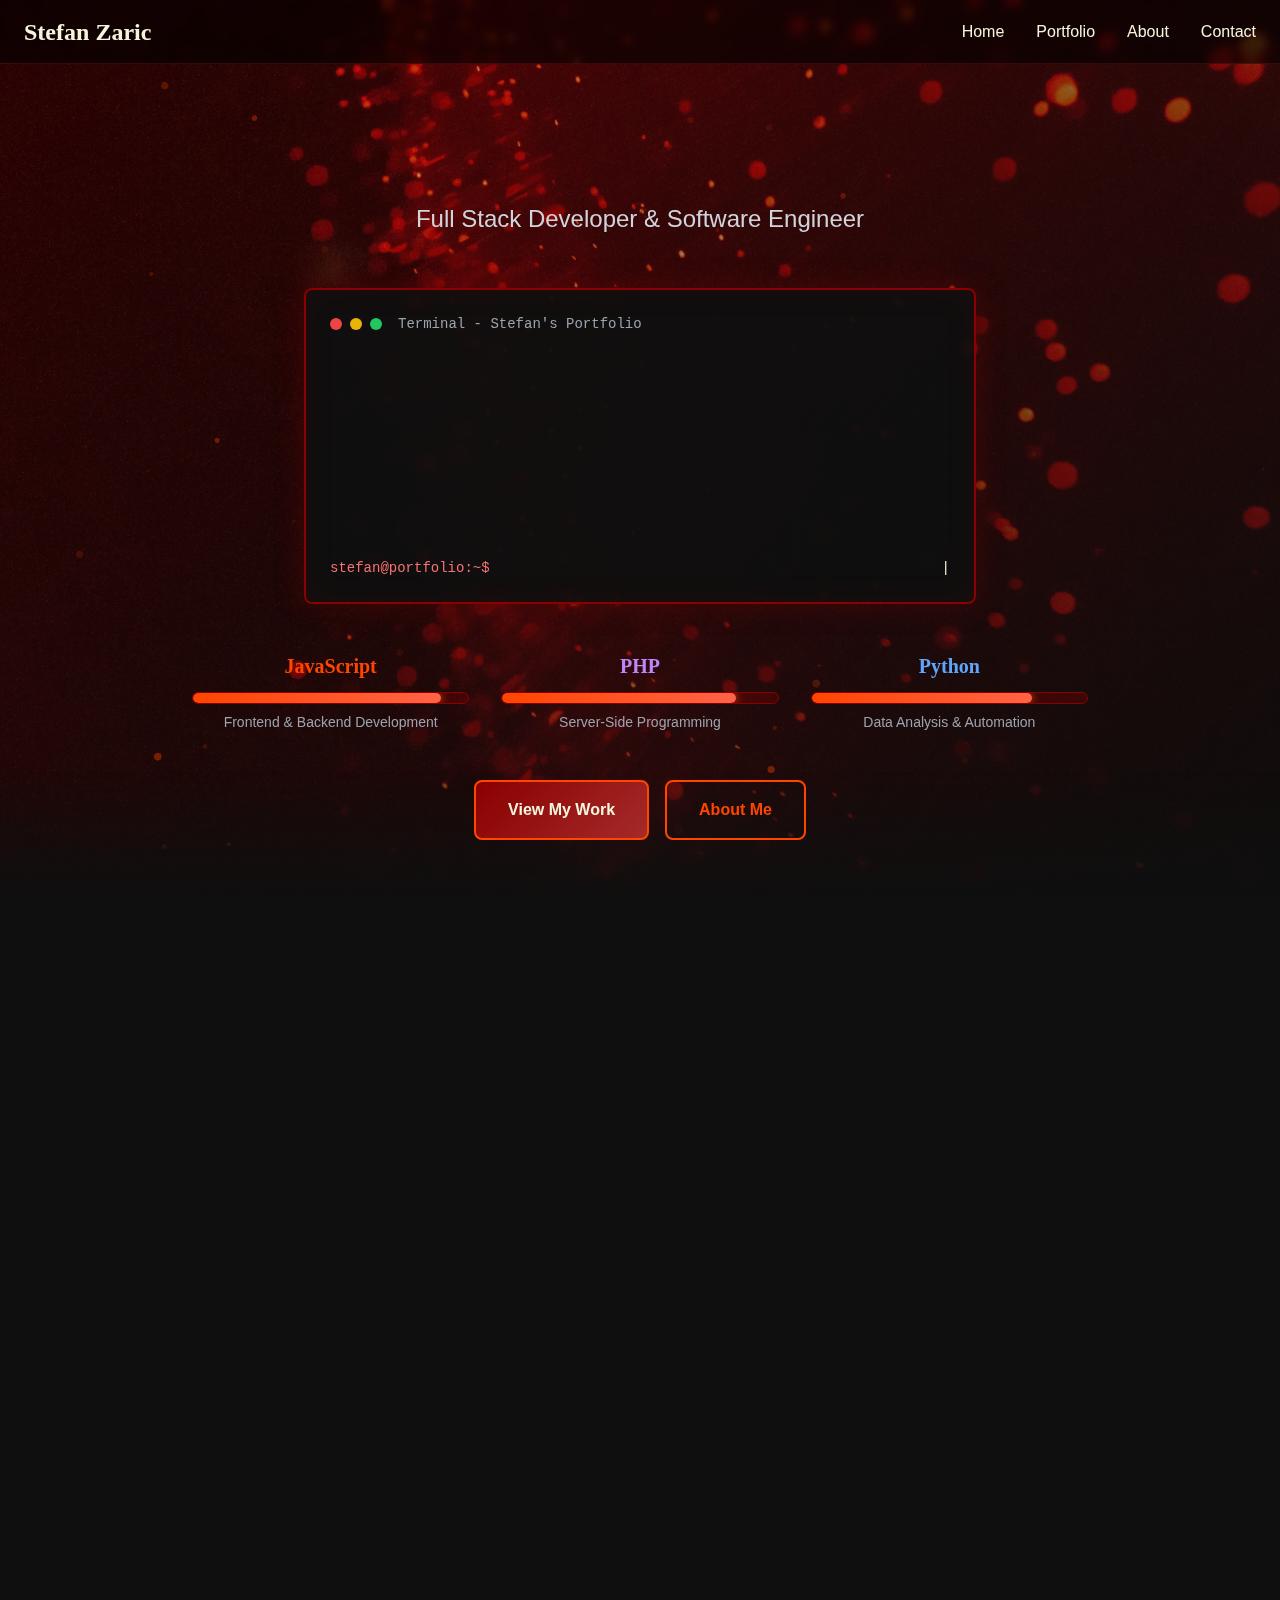
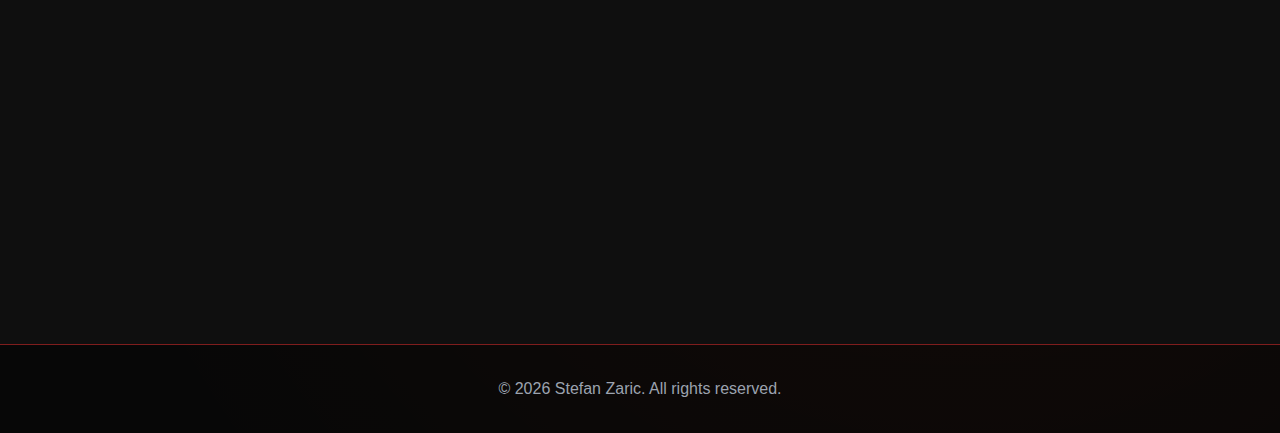
<file: index.html>
<!DOCTYPE html><html lang="en" class="__variable_f367f3 __variable_a5db66 __variable_54c213"><head><meta charSet="utf-8"/><meta name="viewport" content="width=device-width, initial-scale=1"/><link rel="stylesheet" href="/_next/static/css/3204013d5a39b24b.css" data-precedence="next"/><link rel="preload" as="script" fetchPriority="low" href="/_next/static/chunks/webpack-fb33871b3527424f.js"/><script src="/_next/static/chunks/fd9d1056-73b32697e2279a9f.js" async=""></script><script src="/_next/static/chunks/117-0a9419b243eb2da3.js" async=""></script><script src="/_next/static/chunks/main-app-7d09c725d4f9da55.js" async=""></script><script src="/_next/static/chunks/439-3277dec6054ba0ae.js" async=""></script><script src="/_next/static/chunks/633-466401dcd9b62637.js" async=""></script><script src="/_next/static/chunks/app/page-068befb86731a6ac.js" async=""></script><title>Stefan Zaric - Full Stack Developer</title><meta name="description" content="Experienced full-stack developer specializing in JavaScript, PHP, and Python with expertise in modern web technologies"/><meta name="author" content="Stefan"/><meta name="keywords" content="developer,javascript,php,python,portfolio,full-stack,web development"/><script src="/_next/static/chunks/polyfills-42372ed130431b0a.js" noModule=""></script></head><body class="font-inter bg-obsidian text-bone-white"><script src="/_next/static/chunks/webpack-fb33871b3527424f.js" async=""></script><script>(self.__next_f=self.__next_f||[]).push([0]);self.__next_f.push([2,null])</script><script>self.__next_f.push([1,"1:HL[\"/_next/static/css/3204013d5a39b24b.css\",\"style\"]\n"])</script><script>self.__next_f.push([1,"2:I[2846,[],\"\"]\n4:I[9107,[],\"ClientPageRoot\"]\n5:I[475,[\"439\",\"static/chunks/439-3277dec6054ba0ae.js\",\"633\",\"static/chunks/633-466401dcd9b62637.js\",\"931\",\"static/chunks/app/page-068befb86731a6ac.js\"],\"default\",1]\n6:I[4707,[],\"\"]\n7:I[6423,[],\"\"]\n9:I[1060,[],\"\"]\na:[]\n"])</script><script>self.__next_f.push([1,"0:[\"$\",\"$L2\",null,{\"buildId\":\"RqRLBPbxMUjHVPk3HoSyw\",\"assetPrefix\":\"\",\"urlParts\":[\"\",\"\"],\"initialTree\":[\"\",{\"children\":[\"__PAGE__\",{}]},\"$undefined\",\"$undefined\",true],\"initialSeedData\":[\"\",{\"children\":[\"__PAGE__\",{},[[\"$L3\",[\"$\",\"$L4\",null,{\"props\":{\"params\":{},\"searchParams\":{}},\"Component\":\"$5\"}],null],null],null]},[[[[\"$\",\"link\",\"0\",{\"rel\":\"stylesheet\",\"href\":\"/_next/static/css/3204013d5a39b24b.css\",\"precedence\":\"next\",\"crossOrigin\":\"$undefined\"}]],[\"$\",\"html\",null,{\"lang\":\"en\",\"className\":\"__variable_f367f3 __variable_a5db66 __variable_54c213\",\"children\":[\"$\",\"body\",null,{\"className\":\"font-inter bg-obsidian text-bone-white\",\"children\":[\"$\",\"$L6\",null,{\"parallelRouterKey\":\"children\",\"segmentPath\":[\"children\"],\"error\":\"$undefined\",\"errorStyles\":\"$undefined\",\"errorScripts\":\"$undefined\",\"template\":[\"$\",\"$L7\",null,{}],\"templateStyles\":\"$undefined\",\"templateScripts\":\"$undefined\",\"notFound\":[[\"$\",\"title\",null,{\"children\":\"404: This page could not be found.\"}],[\"$\",\"div\",null,{\"style\":{\"fontFamily\":\"system-ui,\\\"Segoe UI\\\",Roboto,Helvetica,Arial,sans-serif,\\\"Apple Color Emoji\\\",\\\"Segoe UI Emoji\\\"\",\"height\":\"100vh\",\"textAlign\":\"center\",\"display\":\"flex\",\"flexDirection\":\"column\",\"alignItems\":\"center\",\"justifyContent\":\"center\"},\"children\":[\"$\",\"div\",null,{\"children\":[[\"$\",\"style\",null,{\"dangerouslySetInnerHTML\":{\"__html\":\"body{color:#000;background:#fff;margin:0}.next-error-h1{border-right:1px solid rgba(0,0,0,.3)}@media (prefers-color-scheme:dark){body{color:#fff;background:#000}.next-error-h1{border-right:1px solid rgba(255,255,255,.3)}}\"}}],[\"$\",\"h1\",null,{\"className\":\"next-error-h1\",\"style\":{\"display\":\"inline-block\",\"margin\":\"0 20px 0 0\",\"padding\":\"0 23px 0 0\",\"fontSize\":24,\"fontWeight\":500,\"verticalAlign\":\"top\",\"lineHeight\":\"49px\"},\"children\":\"404\"}],[\"$\",\"div\",null,{\"style\":{\"display\":\"inline-block\"},\"children\":[\"$\",\"h2\",null,{\"style\":{\"fontSize\":14,\"fontWeight\":400,\"lineHeight\":\"49px\",\"margin\":0},\"children\":\"This page could not be found.\"}]}]]}]}]],\"notFoundStyles\":[]}]}]}]],null],null],\"couldBeIntercepted\":false,\"initialHead\":[null,\"$L8\"],\"globalErrorComponent\":\"$9\",\"missingSlots\":\"$Wa\"}]\n"])</script><script>self.__next_f.push([1,"8:[[\"$\",\"meta\",\"0\",{\"name\":\"viewport\",\"content\":\"width=device-width, initial-scale=1\"}],[\"$\",\"meta\",\"1\",{\"charSet\":\"utf-8\"}],[\"$\",\"title\",\"2\",{\"children\":\"Stefan Zaric - Full Stack Developer\"}],[\"$\",\"meta\",\"3\",{\"name\":\"description\",\"content\":\"Experienced full-stack developer specializing in JavaScript, PHP, and Python with expertise in modern web technologies\"}],[\"$\",\"meta\",\"4\",{\"name\":\"author\",\"content\":\"Stefan\"}],[\"$\",\"meta\",\"5\",{\"name\":\"keywords\",\"content\":\"developer,javascript,php,python,portfolio,full-stack,web development\"}]]\n3:null\n"])</script></body></html>
</file>
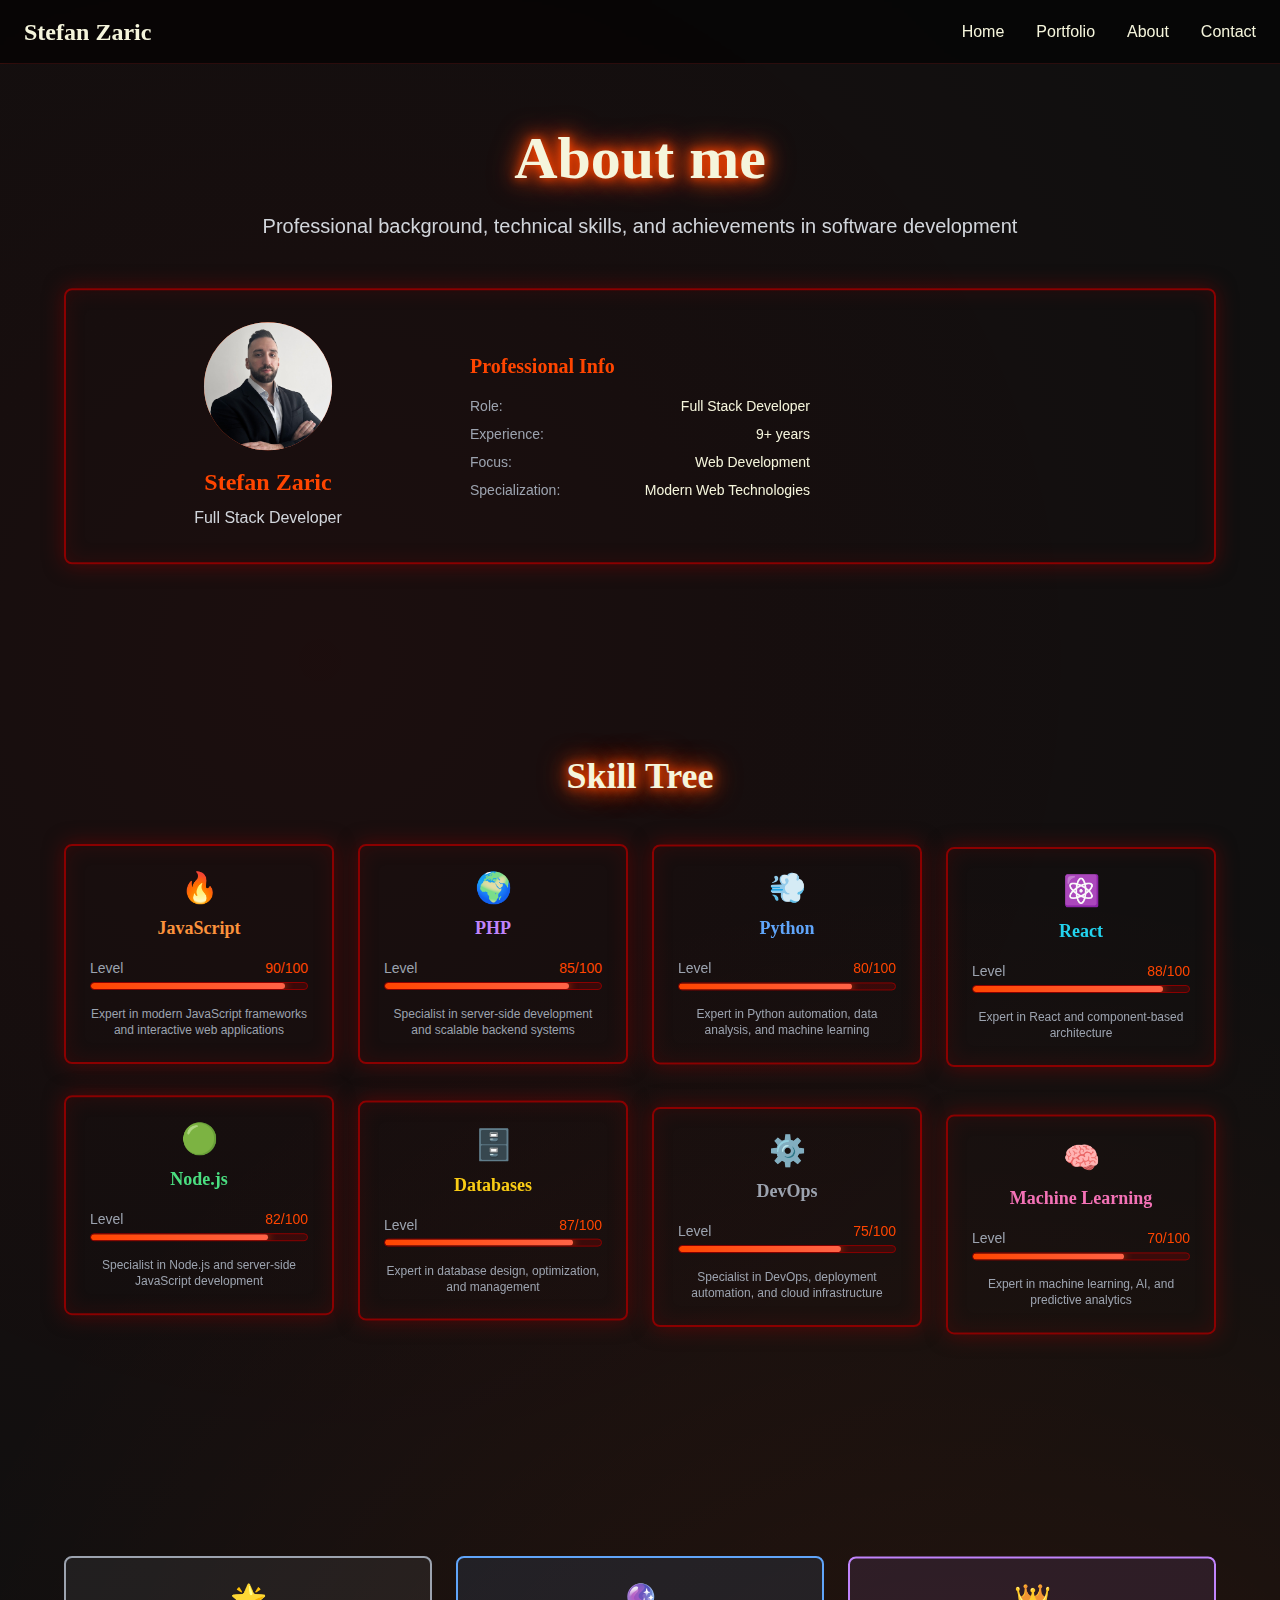
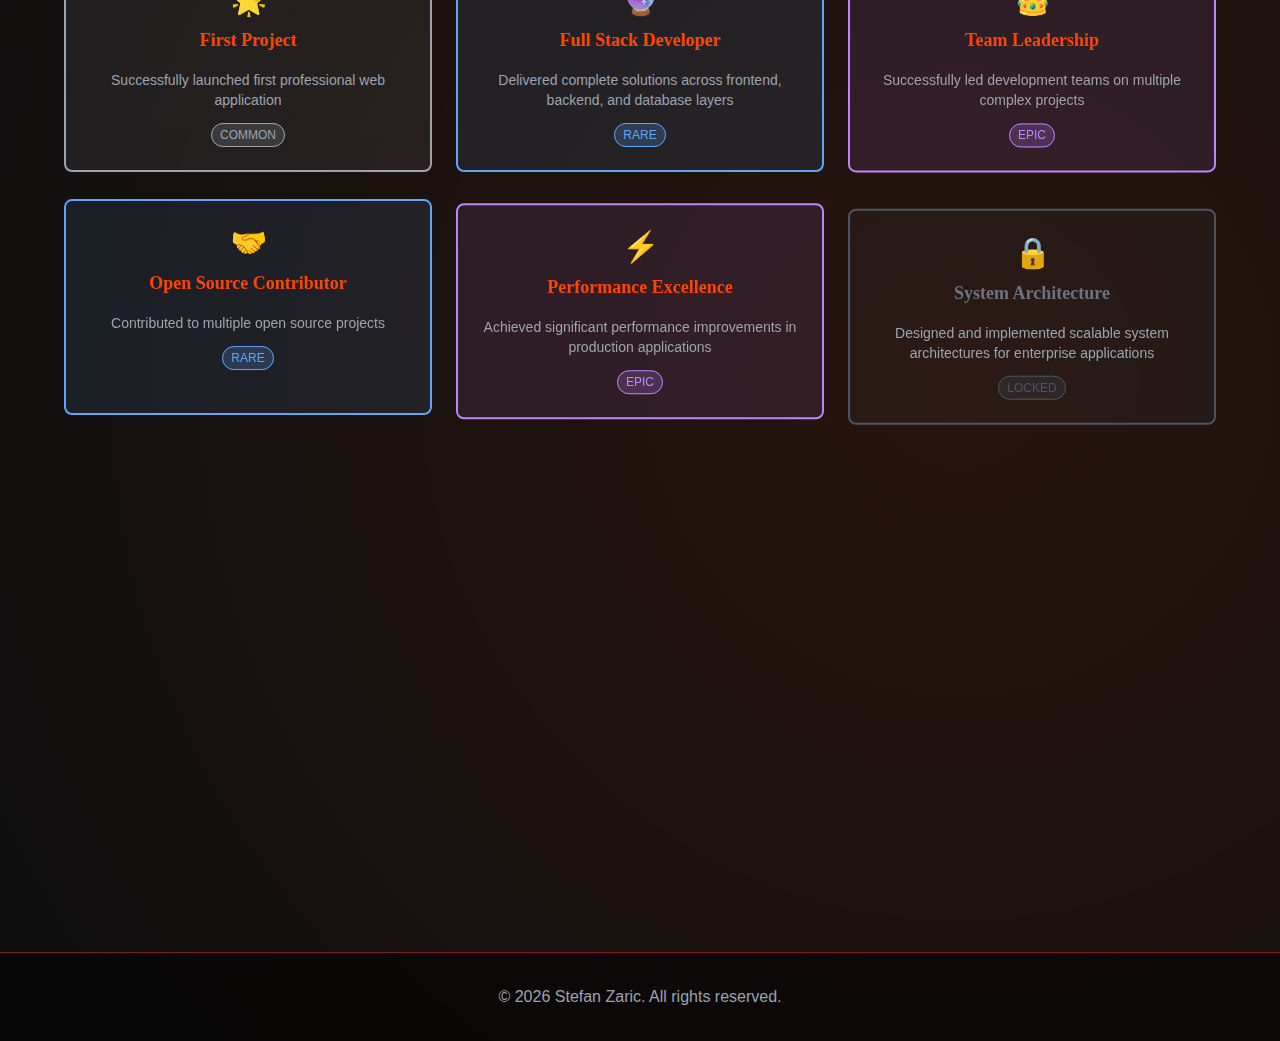
<file: about.html>
<!DOCTYPE html><html lang="en" class="__variable_f367f3 __variable_a5db66 __variable_54c213"><head><meta charSet="utf-8"/><meta name="viewport" content="width=device-width, initial-scale=1"/><link rel="preload" as="image" href="resources/me.jpg"/><link rel="stylesheet" href="/_next/static/css/3204013d5a39b24b.css" data-precedence="next"/><link rel="preload" as="script" fetchPriority="low" href="/_next/static/chunks/webpack-fb33871b3527424f.js"/><script src="/_next/static/chunks/fd9d1056-73b32697e2279a9f.js" async=""></script><script src="/_next/static/chunks/117-0a9419b243eb2da3.js" async=""></script><script src="/_next/static/chunks/main-app-7d09c725d4f9da55.js" async=""></script><script src="/_next/static/chunks/439-3277dec6054ba0ae.js" async=""></script><script src="/_next/static/chunks/app/about/page-a0ea5c8b61a181eb.js" async=""></script><title>Stefan Zaric - Full Stack Developer</title><meta name="description" content="Experienced full-stack developer specializing in JavaScript, PHP, and Python with expertise in modern web technologies"/><meta name="author" content="Stefan"/><meta name="keywords" content="developer,javascript,php,python,portfolio,full-stack,web development"/><script src="/_next/static/chunks/polyfills-42372ed130431b0a.js" noModule=""></script></head><body class="font-inter bg-obsidian text-bone-white"><div class="min-h-screen"><nav style="opacity:1;pointer-events:auto" class="fixed top-0 left-0 right-0 z-50 bg-black bg-opacity-60 backdrop-blur-sm"><div class="container mx-auto px-6 py-4"><div class="flex items-center justify-between"><div class="font-cinzel text-xl md:text-2xl font-bold glow-text"><a href="/"><span class="relative inline-block"><span style="text-shadow:none;color:rgba(245, 245, 220, 1)">S</span></span><span class="relative inline-block"><span style="text-shadow:none;color:rgba(245, 245, 220, 1)">t</span></span><span class="relative inline-block"><span style="text-shadow:none;color:rgba(245, 245, 220, 1)">e</span></span><span class="relative inline-block"><span style="text-shadow:none;color:rgba(245, 245, 220, 1)">f</span></span><span class="relative inline-block"><span style="text-shadow:none;color:rgba(245, 245, 220, 1)">a</span></span><span class="relative inline-block"><span style="text-shadow:none;color:rgba(245, 245, 220, 1)">n</span></span><span class="relative inline-block"><span style="text-shadow:none;color:rgba(245, 245, 220, 1)"> </span></span><span class="relative inline-block"><span style="text-shadow:none;color:rgba(245, 245, 220, 1)">Z</span></span><span class="relative inline-block"><span style="text-shadow:none;color:rgba(245, 245, 220, 1)">a</span></span><span class="relative inline-block"><span style="text-shadow:none;color:rgba(245, 245, 220, 1)">r</span></span><span class="relative inline-block"><span style="text-shadow:none;color:rgba(245, 245, 220, 1)">i</span></span><span class="relative inline-block"><span style="text-shadow:none;color:rgba(245, 245, 220, 1)">c</span></span></a></div><div class="hidden md:flex space-x-8"><div class="relative"><a class="nav-link text-bone-white hover:text-molten-orange transition-colors relative z-10" href="/"><span style="text-shadow:none;color:rgba(245, 245, 220, 1)">Home</span></a></div><div class="relative"><a class="nav-link text-bone-white hover:text-molten-orange transition-colors relative z-10" href="/portfolio"><span style="text-shadow:none;color:rgba(245, 245, 220, 1)">Portfolio</span></a></div><div class="relative"><a class="nav-link text-bone-white hover:text-molten-orange transition-colors relative z-10" href="/about"><span style="text-shadow:none;color:rgba(245, 245, 220, 1)">About</span></a></div><div class="relative"><a class="nav-link text-bone-white hover:text-molten-orange transition-colors relative z-10" href="/#contact"><span style="text-shadow:none;color:rgba(245, 245, 220, 1)">Contact</span></a></div></div><div class="md:hidden"><button class="text-bone-white hover:text-molten-orange"><svg class="w-6 h-6" fill="none" stroke="currentColor" viewBox="0 0 24 24"><path stroke-linecap="round" stroke-linejoin="round" stroke-width="2" d="M4 6h16M4 12h16M4 18h16"></path></svg></button></div></div></div><div class="absolute bottom-0 left-0 right-0 h-[1px] bg-red-900/30 overflow-hidden"><div class="h-full w-[600px] bg-gradient-to-r from-transparent via-molten-orange to-transparent opacity-60" style="transform:translateX(-600px) translateZ(0)"></div></div></nav><section class="pt-24 md:pt-32 pb-12 md:pb-16"><div class="container mx-auto px-6"><div class="max-w-6xl mx-auto" style="opacity:0;transform:translateY(30px) translateZ(0)"><div class="text-center mb-12"><h1 class="font-cinzel text-3xl md:text-5xl lg:text-6xl font-bold mb-6 glow-text">About me</h1><p class="text-xl text-gray-300 max-w-3xl mx-auto">Professional background, technical skills, and achievements in software development</p></div><div class="glow-border rounded-lg p-6 md:p-8 mb-12"><div class="grid md:grid-cols-3 gap-8 items-center"><div class="text-center"><div class="w-32 h-32 mx-auto mb-4 bg-gradient-to-br from-molten-orange to-fire-orange rounded-full flex items-center justify-center text-4xl"><img src="resources/me.jpg" alt="Stefan" class="w-full h-full object-cover rounded-full"/></div><h2 class="font-cinzel text-2xl font-bold text-molten-orange mb-2">Stefan Zaric</h2><p class="text-gray-300">Full Stack Developer</p></div><div><h3 class="font-cinzel text-xl font-semibold mb-4 text-molten-orange">Professional Info</h3><div class="space-y-2 text-sm"><div class="flex justify-between"><span class="text-gray-400">Role:</span><span>Full Stack Developer</span></div><div class="flex justify-between"><span class="text-gray-400">Experience:</span><span>9+ years</span></div><div class="flex justify-between"><span class="text-gray-400">Focus:</span><span>Web Development</span></div><div class="flex justify-between"><span class="text-gray-400">Specialization:</span><span>Modern Web Technologies</span></div></div></div></div></div></div></div></section><section class="py-12 md:py-20"><div class="container mx-auto px-6"><h2 class="font-cinzel text-4xl font-bold mb-12 text-center glow-text" style="opacity:0;transform:translateY(30px) translateZ(0)">Skill Tree</h2><div class="max-w-6xl mx-auto"><div class="grid md:grid-cols-2 lg:grid-cols-4 gap-6"><div class="glow-border rounded-lg p-6 cursor-pointer transition-all duration-300 " tabindex="0" style="opacity:0;transform:translateY(30px) translateZ(0)"><div class="text-center mb-4"><div class="text-3xl mb-2">🔥</div><h3 class="font-cinzel text-lg font-semibold text-orange-400">JavaScript</h3></div><div class="mb-4"><div class="flex justify-between text-sm mb-1"><span class="text-gray-400">Level</span><span class="text-molten-orange">90<!-- -->/<!-- -->100</span></div><div class="skill-bar h-2 rounded-full"><div class="skill-fill h-full rounded-full transition-all duration-1000" style="width:90%"></div></div></div><p class="text-xs text-gray-400 text-center">Expert in modern JavaScript frameworks and interactive web applications</p></div><div class="glow-border rounded-lg p-6 cursor-pointer transition-all duration-300 " tabindex="0" style="opacity:0;transform:translateY(30px) translateZ(0)"><div class="text-center mb-4"><div class="text-3xl mb-2">🌍</div><h3 class="font-cinzel text-lg font-semibold text-purple-400">PHP</h3></div><div class="mb-4"><div class="flex justify-between text-sm mb-1"><span class="text-gray-400">Level</span><span class="text-molten-orange">85<!-- -->/<!-- -->100</span></div><div class="skill-bar h-2 rounded-full"><div class="skill-fill h-full rounded-full transition-all duration-1000" style="width:85%"></div></div></div><p class="text-xs text-gray-400 text-center">Specialist in server-side development and scalable backend systems</p></div><div class="glow-border rounded-lg p-6 cursor-pointer transition-all duration-300 " tabindex="0" style="opacity:0;transform:translateY(30px) translateZ(0)"><div class="text-center mb-4"><div class="text-3xl mb-2">💨</div><h3 class="font-cinzel text-lg font-semibold text-blue-400">Python</h3></div><div class="mb-4"><div class="flex justify-between text-sm mb-1"><span class="text-gray-400">Level</span><span class="text-molten-orange">80<!-- -->/<!-- -->100</span></div><div class="skill-bar h-2 rounded-full"><div class="skill-fill h-full rounded-full transition-all duration-1000" style="width:80%"></div></div></div><p class="text-xs text-gray-400 text-center">Expert in Python automation, data analysis, and machine learning</p></div><div class="glow-border rounded-lg p-6 cursor-pointer transition-all duration-300 " tabindex="0" style="opacity:0;transform:translateY(30px) translateZ(0)"><div class="text-center mb-4"><div class="text-3xl mb-2">⚛️</div><h3 class="font-cinzel text-lg font-semibold text-cyan-400">React</h3></div><div class="mb-4"><div class="flex justify-between text-sm mb-1"><span class="text-gray-400">Level</span><span class="text-molten-orange">88<!-- -->/<!-- -->100</span></div><div class="skill-bar h-2 rounded-full"><div class="skill-fill h-full rounded-full transition-all duration-1000" style="width:88%"></div></div></div><p class="text-xs text-gray-400 text-center">Expert in React and component-based architecture</p></div><div class="glow-border rounded-lg p-6 cursor-pointer transition-all duration-300 " tabindex="0" style="opacity:0;transform:translateY(30px) translateZ(0)"><div class="text-center mb-4"><div class="text-3xl mb-2">🟢</div><h3 class="font-cinzel text-lg font-semibold text-green-400">Node.js</h3></div><div class="mb-4"><div class="flex justify-between text-sm mb-1"><span class="text-gray-400">Level</span><span class="text-molten-orange">82<!-- -->/<!-- -->100</span></div><div class="skill-bar h-2 rounded-full"><div class="skill-fill h-full rounded-full transition-all duration-1000" style="width:82%"></div></div></div><p class="text-xs text-gray-400 text-center">Specialist in Node.js and server-side JavaScript development</p></div><div class="glow-border rounded-lg p-6 cursor-pointer transition-all duration-300 " tabindex="0" style="opacity:0;transform:translateY(30px) translateZ(0)"><div class="text-center mb-4"><div class="text-3xl mb-2">🗄️</div><h3 class="font-cinzel text-lg font-semibold text-yellow-400">Databases</h3></div><div class="mb-4"><div class="flex justify-between text-sm mb-1"><span class="text-gray-400">Level</span><span class="text-molten-orange">87<!-- -->/<!-- -->100</span></div><div class="skill-bar h-2 rounded-full"><div class="skill-fill h-full rounded-full transition-all duration-1000" style="width:87%"></div></div></div><p class="text-xs text-gray-400 text-center">Expert in database design, optimization, and management</p></div><div class="glow-border rounded-lg p-6 cursor-pointer transition-all duration-300 " tabindex="0" style="opacity:0;transform:translateY(30px) translateZ(0)"><div class="text-center mb-4"><div class="text-3xl mb-2">⚙️</div><h3 class="font-cinzel text-lg font-semibold text-gray-400">DevOps</h3></div><div class="mb-4"><div class="flex justify-between text-sm mb-1"><span class="text-gray-400">Level</span><span class="text-molten-orange">75<!-- -->/<!-- -->100</span></div><div class="skill-bar h-2 rounded-full"><div class="skill-fill h-full rounded-full transition-all duration-1000" style="width:75%"></div></div></div><p class="text-xs text-gray-400 text-center">Specialist in DevOps, deployment automation, and cloud infrastructure</p></div><div class="glow-border rounded-lg p-6 cursor-pointer transition-all duration-300 " tabindex="0" style="opacity:0;transform:translateY(30px) translateZ(0)"><div class="text-center mb-4"><div class="text-3xl mb-2">🧠</div><h3 class="font-cinzel text-lg font-semibold text-pink-400">Machine Learning</h3></div><div class="mb-4"><div class="flex justify-between text-sm mb-1"><span class="text-gray-400">Level</span><span class="text-molten-orange">70<!-- -->/<!-- -->100</span></div><div class="skill-bar h-2 rounded-full"><div class="skill-fill h-full rounded-full transition-all duration-1000" style="width:70%"></div></div></div><p class="text-xs text-gray-400 text-center">Expert in machine learning, AI, and predictive analytics</p></div></div></div></div></section><section class="py-12 md:py-20"><div class="container mx-auto px-6"><h2 class="font-cinzel text-4xl font-bold mb-12 text-center glow-text" style="opacity:0;transform:translateY(30px) translateZ(0)">Achievement Gallery</h2><div class="max-w-6xl mx-auto"><div class="grid md:grid-cols-2 lg:grid-cols-3 gap-6"><div class="rounded-lg p-6 border-2 border-gray-400 bg-gray-400/10 " style="opacity:0;transform:translateY(30px) translateZ(0)"><div class="text-center mb-4"><div class="text-3xl mb-2">🌟</div><h3 class="font-cinzel text-lg font-semibold text-molten-orange">First Project</h3></div><p class="text-sm text-gray-400 text-center mb-3">Successfully launched first professional web application</p><div class="text-center"><span class="text-xs px-2 py-1 rounded-full bg-gray-400/20 text-gray-400 border border-gray-400">COMMON</span></div></div><div class="rounded-lg p-6 border-2 border-blue-400 bg-blue-400/10 " style="opacity:0;transform:translateY(30px) translateZ(0)"><div class="text-center mb-4"><div class="text-3xl mb-2">🔮</div><h3 class="font-cinzel text-lg font-semibold text-molten-orange">Full Stack Developer</h3></div><p class="text-sm text-gray-400 text-center mb-3">Delivered complete solutions across frontend, backend, and database layers</p><div class="text-center"><span class="text-xs px-2 py-1 rounded-full bg-blue-400/20 text-blue-400 border border-blue-400">RARE</span></div></div><div class="rounded-lg p-6 border-2 border-purple-400 bg-purple-400/10 " style="opacity:0;transform:translateY(30px) translateZ(0)"><div class="text-center mb-4"><div class="text-3xl mb-2">👑</div><h3 class="font-cinzel text-lg font-semibold text-molten-orange">Team Leadership</h3></div><p class="text-sm text-gray-400 text-center mb-3">Successfully led development teams on multiple complex projects</p><div class="text-center"><span class="text-xs px-2 py-1 rounded-full bg-purple-400/20 text-purple-400 border border-purple-400">EPIC</span></div></div><div class="rounded-lg p-6 border-2 border-blue-400 bg-blue-400/10 " style="opacity:0;transform:translateY(30px) translateZ(0)"><div class="text-center mb-4"><div class="text-3xl mb-2">🤝</div><h3 class="font-cinzel text-lg font-semibold text-molten-orange">Open Source Contributor</h3></div><p class="text-sm text-gray-400 text-center mb-3">Contributed to multiple open source projects</p><div class="text-center"><span class="text-xs px-2 py-1 rounded-full bg-blue-400/20 text-blue-400 border border-blue-400">RARE</span></div></div><div class="rounded-lg p-6 border-2 border-purple-400 bg-purple-400/10 " style="opacity:0;transform:translateY(30px) translateZ(0)"><div class="text-center mb-4"><div class="text-3xl mb-2">⚡</div><h3 class="font-cinzel text-lg font-semibold text-molten-orange">Performance Excellence</h3></div><p class="text-sm text-gray-400 text-center mb-3">Achieved significant performance improvements in production applications</p><div class="text-center"><span class="text-xs px-2 py-1 rounded-full bg-purple-400/20 text-purple-400 border border-purple-400">EPIC</span></div></div><div class="rounded-lg p-6 border-2 border-gray-600 bg-gray-600/10 opacity-50" style="opacity:0;transform:translateY(30px) translateZ(0)"><div class="text-center mb-4"><div class="text-3xl mb-2">🔒</div><h3 class="font-cinzel text-lg font-semibold text-gray-500">System Architecture</h3></div><p class="text-sm text-gray-400 text-center mb-3">Designed and implemented scalable system architectures for enterprise applications</p><div class="text-center"><span class="text-xs px-2 py-1 rounded-full bg-gray-600/20 text-gray-600 border border-gray-600">LOCKED</span></div></div></div></div></div></section><section class="py-12 md:py-20"><div class="container mx-auto px-6"><h2 class="font-cinzel text-4xl font-bold mb-12 text-center glow-text" style="opacity:0;transform:translateY(30px) translateZ(0)">Equipment</h2><div class="max-w-4xl mx-auto"><div class="grid md:grid-cols-2 gap-8"><div class="glow-border rounded-lg p-6" style="opacity:0;transform:translateY(30px) translateZ(0)"><h3 class="font-cinzel text-xl font-semibold mb-4 text-molten-orange">Development Tools</h3><ul class="space-y-3 text-sm"><li class="flex items-center"><span class="w-2 h-2 bg-molten-orange rounded-full mr-3"></span><span><strong>VS Code:</strong> Primary IDE with extensive extensions</span></li><li class="flex items-center"><span class="w-2 h-2 bg-molten-orange rounded-full mr-3"></span><span><strong>Git:</strong> Version control and collaboration</span></li><li class="flex items-center"><span class="w-2 h-2 bg-molten-orange rounded-full mr-3"></span><span><strong>Docker:</strong> Containerization and deployment</span></li><li class="flex items-center"><span class="w-2 h-2 bg-molten-orange rounded-full mr-3"></span><span><strong>Postman:</strong> API testing and documentation</span></li></ul></div><div class="glow-border rounded-lg p-6" style="opacity:0;transform:translateY(30px) translateZ(0)"><h3 class="font-cinzel text-xl font-semibold mb-4 text-molten-orange">Technical Stack</h3><ul class="space-y-3 text-sm"><li class="flex items-center"><span class="w-2 h-2 bg-molten-orange rounded-full mr-3"></span><span><strong>Linux:</strong> Command line and server management</span></li><li class="flex items-center"><span class="w-2 h-2 bg-molten-orange rounded-full mr-3"></span><span><strong>AWS:</strong> Cloud services and infrastructure</span></li><li class="flex items-center"><span class="w-2 h-2 bg-molten-orange rounded-full mr-3"></span><span><strong>Chrome DevTools:</strong> Debugging and optimization</span></li><li class="flex items-center"><span class="w-2 h-2 bg-molten-orange rounded-full mr-3"></span><span><strong>Figma:</strong> UI/UX design and prototyping</span></li></ul></div></div></div></div></section><footer class="bg-black bg-opacity-50 border-t border-red-900 py-8"><div class="container mx-auto px-6 text-center"><p class="text-gray-400">© 2026 Stefan Zaric. All rights reserved.</p></div></footer></div><script src="/_next/static/chunks/webpack-fb33871b3527424f.js" async=""></script><script>(self.__next_f=self.__next_f||[]).push([0]);self.__next_f.push([2,null])</script><script>self.__next_f.push([1,"1:HL[\"/_next/static/css/3204013d5a39b24b.css\",\"style\"]\n"])</script><script>self.__next_f.push([1,"2:I[2846,[],\"\"]\n4:I[9107,[],\"ClientPageRoot\"]\n5:I[3205,[\"439\",\"static/chunks/439-3277dec6054ba0ae.js\",\"301\",\"static/chunks/app/about/page-a0ea5c8b61a181eb.js\"],\"default\",1]\n6:I[4707,[],\"\"]\n7:I[6423,[],\"\"]\n9:I[1060,[],\"\"]\na:[]\n"])</script><script>self.__next_f.push([1,"0:[\"$\",\"$L2\",null,{\"buildId\":\"RqRLBPbxMUjHVPk3HoSyw\",\"assetPrefix\":\"\",\"urlParts\":[\"\",\"about\"],\"initialTree\":[\"\",{\"children\":[\"about\",{\"children\":[\"__PAGE__\",{}]}]},\"$undefined\",\"$undefined\",true],\"initialSeedData\":[\"\",{\"children\":[\"about\",{\"children\":[\"__PAGE__\",{},[[\"$L3\",[\"$\",\"$L4\",null,{\"props\":{\"params\":{},\"searchParams\":{}},\"Component\":\"$5\"}],null],null],null]},[null,[\"$\",\"$L6\",null,{\"parallelRouterKey\":\"children\",\"segmentPath\":[\"children\",\"about\",\"children\"],\"error\":\"$undefined\",\"errorStyles\":\"$undefined\",\"errorScripts\":\"$undefined\",\"template\":[\"$\",\"$L7\",null,{}],\"templateStyles\":\"$undefined\",\"templateScripts\":\"$undefined\",\"notFound\":\"$undefined\",\"notFoundStyles\":\"$undefined\"}]],null]},[[[[\"$\",\"link\",\"0\",{\"rel\":\"stylesheet\",\"href\":\"/_next/static/css/3204013d5a39b24b.css\",\"precedence\":\"next\",\"crossOrigin\":\"$undefined\"}]],[\"$\",\"html\",null,{\"lang\":\"en\",\"className\":\"__variable_f367f3 __variable_a5db66 __variable_54c213\",\"children\":[\"$\",\"body\",null,{\"className\":\"font-inter bg-obsidian text-bone-white\",\"children\":[\"$\",\"$L6\",null,{\"parallelRouterKey\":\"children\",\"segmentPath\":[\"children\"],\"error\":\"$undefined\",\"errorStyles\":\"$undefined\",\"errorScripts\":\"$undefined\",\"template\":[\"$\",\"$L7\",null,{}],\"templateStyles\":\"$undefined\",\"templateScripts\":\"$undefined\",\"notFound\":[[\"$\",\"title\",null,{\"children\":\"404: This page could not be found.\"}],[\"$\",\"div\",null,{\"style\":{\"fontFamily\":\"system-ui,\\\"Segoe UI\\\",Roboto,Helvetica,Arial,sans-serif,\\\"Apple Color Emoji\\\",\\\"Segoe UI Emoji\\\"\",\"height\":\"100vh\",\"textAlign\":\"center\",\"display\":\"flex\",\"flexDirection\":\"column\",\"alignItems\":\"center\",\"justifyContent\":\"center\"},\"children\":[\"$\",\"div\",null,{\"children\":[[\"$\",\"style\",null,{\"dangerouslySetInnerHTML\":{\"__html\":\"body{color:#000;background:#fff;margin:0}.next-error-h1{border-right:1px solid rgba(0,0,0,.3)}@media (prefers-color-scheme:dark){body{color:#fff;background:#000}.next-error-h1{border-right:1px solid rgba(255,255,255,.3)}}\"}}],[\"$\",\"h1\",null,{\"className\":\"next-error-h1\",\"style\":{\"display\":\"inline-block\",\"margin\":\"0 20px 0 0\",\"padding\":\"0 23px 0 0\",\"fontSize\":24,\"fontWeight\":500,\"verticalAlign\":\"top\",\"lineHeight\":\"49px\"},\"children\":\"404\"}],[\"$\",\"div\",null,{\"style\":{\"display\":\"inline-block\"},\"children\":[\"$\",\"h2\",null,{\"style\":{\"fontSize\":14,\"fontWeight\":400,\"lineHeight\":\"49px\",\"margin\":0},\"children\":\"This page could not be found.\"}]}]]}]}]],\"notFoundStyles\":[]}]}]}]],null],null],\"couldBeIntercepted\":false,\"initialHead\":[null,\"$L8\"],\"globalErrorComponent\":\"$9\",\"missingSlots\":\"$Wa\"}]\n"])</script><script>self.__next_f.push([1,"8:[[\"$\",\"meta\",\"0\",{\"name\":\"viewport\",\"content\":\"width=device-width, initial-scale=1\"}],[\"$\",\"meta\",\"1\",{\"charSet\":\"utf-8\"}],[\"$\",\"title\",\"2\",{\"children\":\"Stefan Zaric - Full Stack Developer\"}],[\"$\",\"meta\",\"3\",{\"name\":\"description\",\"content\":\"Experienced full-stack developer specializing in JavaScript, PHP, and Python with expertise in modern web technologies\"}],[\"$\",\"meta\",\"4\",{\"name\":\"author\",\"content\":\"Stefan\"}],[\"$\",\"meta\",\"5\",{\"name\":\"keywords\",\"content\":\"developer,javascript,php,python,portfolio,full-stack,web development\"}]]\n3:null\n"])</script></body></html>
</file>
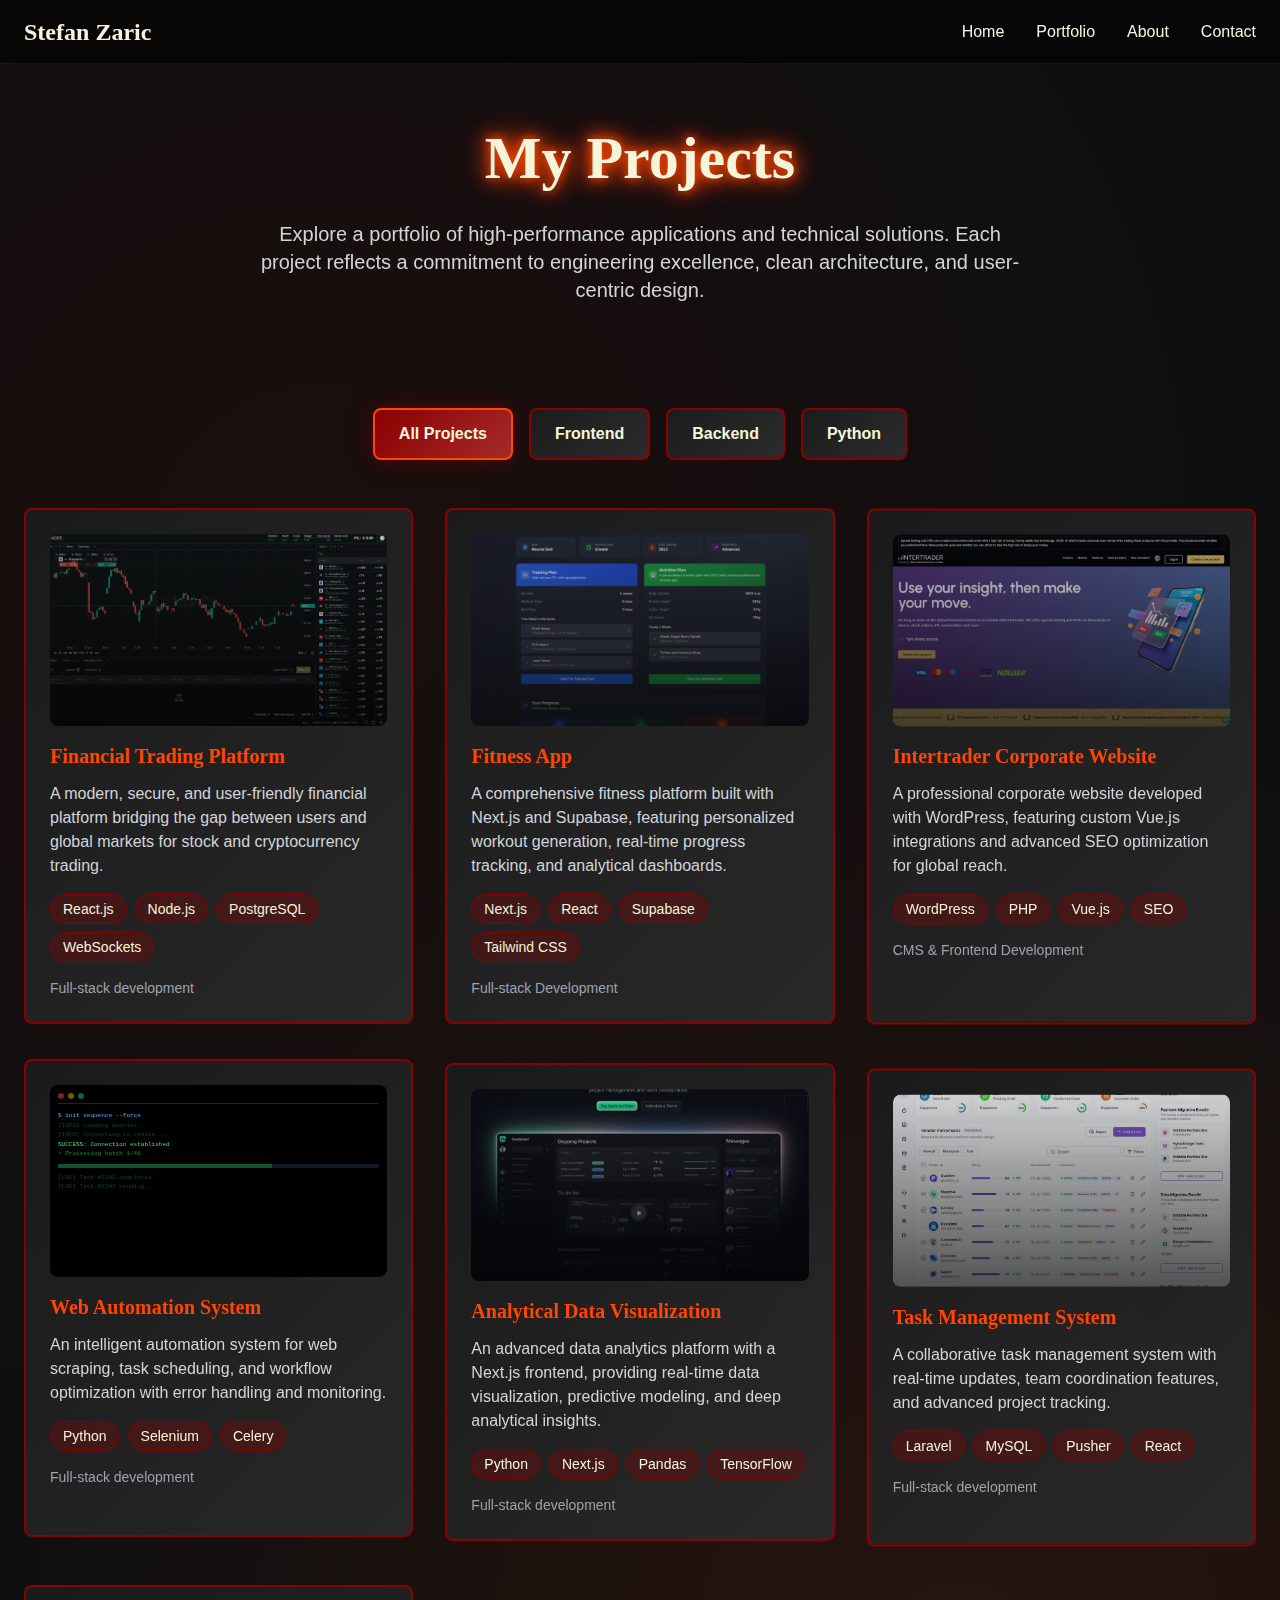
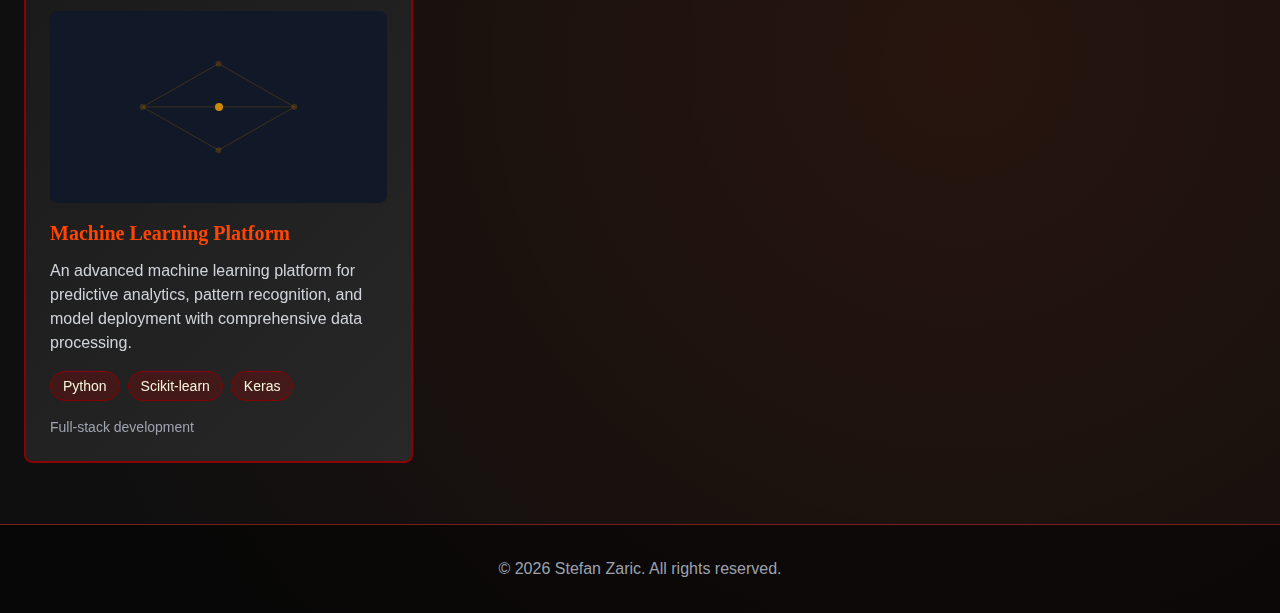
<file: portfolio.html>
<!DOCTYPE html><html lang="en" class="__variable_f367f3 __variable_a5db66 __variable_54c213"><head><meta charSet="utf-8"/><meta name="viewport" content="width=device-width, initial-scale=1"/><link rel="preload" as="image" href="/resources/intertraderwebtrading.png"/><link rel="preload" as="image" href="/resources/fitnessapp.png"/><link rel="preload" as="image" href="/resources/intertraderwebsite.png"/><link rel="preload" as="image" href="/resources/aurix.png"/><link rel="preload" as="image" href="/resources/taskm.png"/><link rel="stylesheet" href="/_next/static/css/3204013d5a39b24b.css" data-precedence="next"/><link rel="preload" as="script" fetchPriority="low" href="/_next/static/chunks/webpack-fb33871b3527424f.js"/><script src="/_next/static/chunks/fd9d1056-73b32697e2279a9f.js" async=""></script><script src="/_next/static/chunks/117-0a9419b243eb2da3.js" async=""></script><script src="/_next/static/chunks/main-app-7d09c725d4f9da55.js" async=""></script><script src="/_next/static/chunks/439-3277dec6054ba0ae.js" async=""></script><script src="/_next/static/chunks/app/portfolio/page-e48ee0b172cf6f09.js" async=""></script><title>Stefan Zaric - Full Stack Developer</title><meta name="description" content="Experienced full-stack developer specializing in JavaScript, PHP, and Python with expertise in modern web technologies"/><meta name="author" content="Stefan"/><meta name="keywords" content="developer,javascript,php,python,portfolio,full-stack,web development"/><script src="/_next/static/chunks/polyfills-42372ed130431b0a.js" noModule=""></script></head><body class="font-inter bg-obsidian text-bone-white"><div class="min-h-screen"><nav style="opacity:1;pointer-events:auto" class="fixed top-0 left-0 right-0 z-50 bg-black bg-opacity-60 backdrop-blur-sm"><div class="container mx-auto px-6 py-4"><div class="flex items-center justify-between"><div class="font-cinzel text-xl md:text-2xl font-bold glow-text"><a href="/"><span class="relative inline-block"><span style="text-shadow:none;color:rgba(245, 245, 220, 1)">S</span></span><span class="relative inline-block"><span style="text-shadow:none;color:rgba(245, 245, 220, 1)">t</span></span><span class="relative inline-block"><span style="text-shadow:none;color:rgba(245, 245, 220, 1)">e</span></span><span class="relative inline-block"><span style="text-shadow:none;color:rgba(245, 245, 220, 1)">f</span></span><span class="relative inline-block"><span style="text-shadow:none;color:rgba(245, 245, 220, 1)">a</span></span><span class="relative inline-block"><span style="text-shadow:none;color:rgba(245, 245, 220, 1)">n</span></span><span class="relative inline-block"><span style="text-shadow:none;color:rgba(245, 245, 220, 1)"> </span></span><span class="relative inline-block"><span style="text-shadow:none;color:rgba(245, 245, 220, 1)">Z</span></span><span class="relative inline-block"><span style="text-shadow:none;color:rgba(245, 245, 220, 1)">a</span></span><span class="relative inline-block"><span style="text-shadow:none;color:rgba(245, 245, 220, 1)">r</span></span><span class="relative inline-block"><span style="text-shadow:none;color:rgba(245, 245, 220, 1)">i</span></span><span class="relative inline-block"><span style="text-shadow:none;color:rgba(245, 245, 220, 1)">c</span></span></a></div><div class="hidden md:flex space-x-8"><div class="relative"><a class="nav-link text-bone-white hover:text-molten-orange transition-colors relative z-10" href="/"><span style="text-shadow:none;color:rgba(245, 245, 220, 1)">Home</span></a></div><div class="relative"><a class="nav-link text-bone-white hover:text-molten-orange transition-colors relative z-10" href="/portfolio"><span style="text-shadow:none;color:rgba(245, 245, 220, 1)">Portfolio</span></a></div><div class="relative"><a class="nav-link text-bone-white hover:text-molten-orange transition-colors relative z-10" href="/about"><span style="text-shadow:none;color:rgba(245, 245, 220, 1)">About</span></a></div><div class="relative"><a class="nav-link text-bone-white hover:text-molten-orange transition-colors relative z-10" href="/#contact"><span style="text-shadow:none;color:rgba(245, 245, 220, 1)">Contact</span></a></div></div><div class="md:hidden"><button class="text-bone-white hover:text-molten-orange"><svg class="w-6 h-6" fill="none" stroke="currentColor" viewBox="0 0 24 24"><path stroke-linecap="round" stroke-linejoin="round" stroke-width="2" d="M4 6h16M4 12h16M4 18h16"></path></svg></button></div></div></div><div class="absolute bottom-0 left-0 right-0 h-[1px] bg-red-900/30 overflow-hidden"><div class="h-full w-[600px] bg-gradient-to-r from-transparent via-molten-orange to-transparent opacity-60" style="transform:translateX(-600px) translateZ(0)"></div></div></nav><section class="pt-24 md:pt-32 pb-12 md:pb-16 text-center"><div class="container mx-auto px-6"><h1 class="font-cinzel text-3xl md:text-5xl lg:text-6xl font-bold mb-6 glow-text" style="opacity:0;transform:translateY(30px) translateZ(0)">My Projects</h1><p class="text-xl text-gray-300 mb-12 max-w-3xl mx-auto" style="opacity:0;transform:translateY(30px) translateZ(0)">Explore a portfolio of high-performance applications and technical solutions. Each project reflects a commitment to engineering excellence, clean architecture, and user-centric design.</p></div></section><section class="pb-12"><div class="container mx-auto px-6"><div class="flex flex-wrap justify-center gap-4" style="opacity:0;transform:translateY(30px) translateZ(0)"><button class="filter-btn px-6 py-3 rounded-lg font-semibold active">All Projects</button><button class="filter-btn px-6 py-3 rounded-lg font-semibold ">Frontend</button><button class="filter-btn px-6 py-3 rounded-lg font-semibold ">Backend</button><button class="filter-btn px-6 py-3 rounded-lg font-semibold ">Python</button></div></div></section><section class="pb-20"><div class="container mx-auto px-6"><div class="grid md:grid-cols-2 lg:grid-cols-3 gap-8" style="opacity:0;transform:translateY(30px) translateZ(0)"><div class="project-card rounded-lg p-6 cursor-pointer" style="opacity:0;transform:translateY(30px) translateZ(0)"><div class="mb-4 w-full h-48"><div class="w-full h-full bg-dark-obsidian rounded-lg overflow-hidden relative shadow-inner select-none pointer-events-none"><div class="w-full h-full relative bg-emerald-900/20"><img src="/resources/intertraderwebtrading.png" alt="Trading Platform" class="w-full h-full opacity-80 object-cover"/><div class="absolute inset-0 bg-gradient-to-t from-black/60 to-transparent"></div></div></div></div><h3 class="font-cinzel text-xl font-semibold mb-3 text-molten-orange">Financial Trading Platform</h3><p class="text-gray-300 mb-4">A modern, secure, and user-friendly financial platform bridging the gap between users and global markets for stock and cryptocurrency trading.</p><div class="flex flex-wrap gap-2 mb-4"><span class="tech-tag px-3 py-1 rounded-full text-sm bg-blood-red/30 border border-blood-red">React.js</span><span class="tech-tag px-3 py-1 rounded-full text-sm bg-blood-red/30 border border-blood-red">Node.js</span><span class="tech-tag px-3 py-1 rounded-full text-sm bg-blood-red/30 border border-blood-red">PostgreSQL</span><span class="tech-tag px-3 py-1 rounded-full text-sm bg-blood-red/30 border border-blood-red">WebSockets</span></div><div class="text-sm text-gray-400">Full-stack development</div></div><div class="project-card rounded-lg p-6 cursor-pointer" style="opacity:0;transform:translateY(30px) translateZ(0)"><div class="mb-4 w-full h-48"><div class="w-full h-full bg-dark-obsidian rounded-lg overflow-hidden relative shadow-inner select-none pointer-events-none"><div class="w-full h-full relative bg-orange-900/20"><img src="/resources/fitnessapp.png" alt="Fitness Application" class="w-full h-full opacity-80 object-cover"/><div class="absolute inset-0 bg-gradient-to-t from-black/60 to-transparent"></div></div></div></div><h3 class="font-cinzel text-xl font-semibold mb-3 text-molten-orange">Fitness App</h3><p class="text-gray-300 mb-4">A comprehensive fitness platform built with Next.js and Supabase, featuring personalized workout generation, real-time progress tracking, and analytical dashboards.</p><div class="flex flex-wrap gap-2 mb-4"><span class="tech-tag px-3 py-1 rounded-full text-sm bg-blood-red/30 border border-blood-red">Next.js</span><span class="tech-tag px-3 py-1 rounded-full text-sm bg-blood-red/30 border border-blood-red">React</span><span class="tech-tag px-3 py-1 rounded-full text-sm bg-blood-red/30 border border-blood-red">Supabase</span><span class="tech-tag px-3 py-1 rounded-full text-sm bg-blood-red/30 border border-blood-red">Tailwind CSS</span></div><div class="text-sm text-gray-400">Full-stack Development</div></div><div class="project-card rounded-lg p-6 cursor-pointer" style="opacity:0;transform:translateY(30px) translateZ(0)"><div class="mb-4 w-full h-48"><div class="w-full h-full bg-dark-obsidian rounded-lg overflow-hidden relative shadow-inner select-none pointer-events-none"><div class="w-full h-full relative bg-blue-900/20"><img src="/resources/intertraderwebsite.png" alt="Intertrader Website" class="w-full h-full opacity-80 object-cover"/><div class="absolute inset-0 bg-gradient-to-t from-black/60 to-transparent"></div></div></div></div><h3 class="font-cinzel text-xl font-semibold mb-3 text-molten-orange">Intertrader Corporate Website</h3><p class="text-gray-300 mb-4">A professional corporate website developed with WordPress, featuring custom Vue.js integrations and advanced SEO optimization for global reach.</p><div class="flex flex-wrap gap-2 mb-4"><span class="tech-tag px-3 py-1 rounded-full text-sm bg-blood-red/30 border border-blood-red">WordPress</span><span class="tech-tag px-3 py-1 rounded-full text-sm bg-blood-red/30 border border-blood-red">PHP</span><span class="tech-tag px-3 py-1 rounded-full text-sm bg-blood-red/30 border border-blood-red">Vue.js</span><span class="tech-tag px-3 py-1 rounded-full text-sm bg-blood-red/30 border border-blood-red">SEO</span></div><div class="text-sm text-gray-400">CMS &amp; Frontend Development</div></div><div class="project-card rounded-lg p-6 cursor-pointer" style="opacity:0;transform:translateY(30px) translateZ(0)"><div class="mb-4 w-full h-48"><div class="w-full h-full bg-dark-obsidian rounded-lg overflow-hidden relative shadow-inner select-none pointer-events-none"><div class="flex flex-col h-full w-full bg-black p-2 font-mono text-[6px] leading-tight text-green-500/70 overflow-hidden"><div class="flex items-center gap-1 mb-2 border-b border-gray-800 pb-1"><div class="w-1.5 h-1.5 rounded-full bg-red-500/50"></div><div class="w-1.5 h-1.5 rounded-full bg-yellow-500/50"></div><div class="w-1.5 h-1.5 rounded-full bg-green-500/50"></div></div><div class="flex flex-col gap-0.5"><div class="text-blue-400">$ init sequence --force</div><div class="opacity-50">[INFO] Loading modules...</div><div class="opacity-50">[INFO] Connecting to remote...</div><div class="text-green-400">SUCCESS: Connection established</div><div>&gt; Processing batch 1/48</div><div class="w-full h-1 bg-gray-900 rounded mt-1 mb-1"><div class="w-2/3 h-full bg-green-900"></div></div><div class="opacity-50">[LOG] Task #2342 completed</div><div class="opacity-50">[LOG] Task #2343 pending...</div></div></div></div></div><h3 class="font-cinzel text-xl font-semibold mb-3 text-molten-orange">Web Automation System</h3><p class="text-gray-300 mb-4">An intelligent automation system for web scraping, task scheduling, and workflow optimization with error handling and monitoring.</p><div class="flex flex-wrap gap-2 mb-4"><span class="tech-tag px-3 py-1 rounded-full text-sm bg-blood-red/30 border border-blood-red">Python</span><span class="tech-tag px-3 py-1 rounded-full text-sm bg-blood-red/30 border border-blood-red">Selenium</span><span class="tech-tag px-3 py-1 rounded-full text-sm bg-blood-red/30 border border-blood-red">Celery</span></div><div class="text-sm text-gray-400">Full-stack development</div></div><div class="project-card rounded-lg p-6 cursor-pointer" style="opacity:0;transform:translateY(30px) translateZ(0)"><div class="mb-4 w-full h-48"><div class="w-full h-full bg-dark-obsidian rounded-lg overflow-hidden relative shadow-inner select-none pointer-events-none"><div class="w-full h-full relative bg-blue-900/20"><img src="/resources/aurix.png" alt="Analytical Data Visualization" class="w-full h-full opacity-80 object-cover"/><div class="absolute inset-0 bg-gradient-to-t from-black/60 to-transparent"></div></div></div></div><h3 class="font-cinzel text-xl font-semibold mb-3 text-molten-orange">Analytical Data Visualization</h3><p class="text-gray-300 mb-4">An advanced data analytics platform with a Next.js frontend, providing real-time data visualization, predictive modeling, and deep analytical insights.</p><div class="flex flex-wrap gap-2 mb-4"><span class="tech-tag px-3 py-1 rounded-full text-sm bg-blood-red/30 border border-blood-red">Python</span><span class="tech-tag px-3 py-1 rounded-full text-sm bg-blood-red/30 border border-blood-red">Next.js</span><span class="tech-tag px-3 py-1 rounded-full text-sm bg-blood-red/30 border border-blood-red">Pandas</span><span class="tech-tag px-3 py-1 rounded-full text-sm bg-blood-red/30 border border-blood-red">TensorFlow</span></div><div class="text-sm text-gray-400">Full-stack development</div></div><div class="project-card rounded-lg p-6 cursor-pointer" style="opacity:0;transform:translateY(30px) translateZ(0)"><div class="mb-4 w-full h-48"><div class="w-full h-full bg-dark-obsidian rounded-lg overflow-hidden relative shadow-inner select-none pointer-events-none"><div class="w-full h-full relative bg-gray-900/50"><img src="/resources/taskm.png" alt="Task Management" class="w-full h-full opacity-80 object-cover"/><div class="absolute inset-0 bg-gradient-to-t from-black/60 to-transparent"></div></div></div></div><h3 class="font-cinzel text-xl font-semibold mb-3 text-molten-orange">Task Management System</h3><p class="text-gray-300 mb-4">A collaborative task management system with real-time updates, team coordination features, and advanced project tracking.</p><div class="flex flex-wrap gap-2 mb-4"><span class="tech-tag px-3 py-1 rounded-full text-sm bg-blood-red/30 border border-blood-red">Laravel</span><span class="tech-tag px-3 py-1 rounded-full text-sm bg-blood-red/30 border border-blood-red">MySQL</span><span class="tech-tag px-3 py-1 rounded-full text-sm bg-blood-red/30 border border-blood-red">Pusher</span><span class="tech-tag px-3 py-1 rounded-full text-sm bg-blood-red/30 border border-blood-red">React</span></div><div class="text-sm text-gray-400">Full-stack development</div></div><div class="project-card rounded-lg p-6 cursor-pointer" style="opacity:0;transform:translateY(30px) translateZ(0)"><div class="mb-4 w-full h-48"><div class="w-full h-full bg-dark-obsidian rounded-lg overflow-hidden relative shadow-inner select-none pointer-events-none"><div class="flex items-center justify-center h-full w-full bg-gray-900 relative"><svg class="w-3/4 h-3/4 text-yellow-700/30 overflow-visible"><circle cx="20%" cy="50%" r="3" fill="currentColor"></circle><circle cx="50%" cy="20%" r="3" fill="currentColor"></circle><circle cx="50%" cy="50%" r="3" fill="currentColor"></circle><circle cx="50%" cy="80%" r="3" fill="currentColor"></circle><circle cx="80%" cy="50%" r="3" fill="currentColor"></circle><line x1="20%" y1="50%" x2="50%" y2="20%" stroke="currentColor" stroke-width="1"></line><line x1="20%" y1="50%" x2="50%" y2="50%" stroke="currentColor" stroke-width="1"></line><line x1="20%" y1="50%" x2="50%" y2="80%" stroke="currentColor" stroke-width="1"></line><line x1="50%" y1="20%" x2="80%" y2="50%" stroke="currentColor" stroke-width="1"></line><line x1="50%" y1="50%" x2="80%" y2="50%" stroke="currentColor" stroke-width="1"></line><line x1="50%" y1="80%" x2="80%" y2="50%" stroke="currentColor" stroke-width="1"></line></svg><div class="absolute top-1/2 left-1/2 -translate-x-1/2 -translate-y-1/2 w-2 h-2 bg-yellow-600 rounded-full glow-pulse"></div></div></div></div><h3 class="font-cinzel text-xl font-semibold mb-3 text-molten-orange">Machine Learning Platform</h3><p class="text-gray-300 mb-4">An advanced machine learning platform for predictive analytics, pattern recognition, and model deployment with comprehensive data processing.</p><div class="flex flex-wrap gap-2 mb-4"><span class="tech-tag px-3 py-1 rounded-full text-sm bg-blood-red/30 border border-blood-red">Python</span><span class="tech-tag px-3 py-1 rounded-full text-sm bg-blood-red/30 border border-blood-red">Scikit-learn</span><span class="tech-tag px-3 py-1 rounded-full text-sm bg-blood-red/30 border border-blood-red">Keras</span></div><div class="text-sm text-gray-400">Full-stack development</div></div></div></div></section><footer class="bg-black bg-opacity-50 border-t border-red-900 py-8"><div class="container mx-auto px-6 text-center"><p class="text-gray-400">© 2026 Stefan Zaric. All rights reserved.</p></div></footer></div><script src="/_next/static/chunks/webpack-fb33871b3527424f.js" async=""></script><script>(self.__next_f=self.__next_f||[]).push([0]);self.__next_f.push([2,null])</script><script>self.__next_f.push([1,"1:HL[\"/_next/static/css/3204013d5a39b24b.css\",\"style\"]\n"])</script><script>self.__next_f.push([1,"2:I[2846,[],\"\"]\n4:I[9107,[],\"ClientPageRoot\"]\n5:I[778,[\"439\",\"static/chunks/439-3277dec6054ba0ae.js\",\"444\",\"static/chunks/app/portfolio/page-e48ee0b172cf6f09.js\"],\"default\",1]\n6:I[4707,[],\"\"]\n7:I[6423,[],\"\"]\n9:I[1060,[],\"\"]\na:[]\n"])</script><script>self.__next_f.push([1,"0:[\"$\",\"$L2\",null,{\"buildId\":\"RqRLBPbxMUjHVPk3HoSyw\",\"assetPrefix\":\"\",\"urlParts\":[\"\",\"portfolio\"],\"initialTree\":[\"\",{\"children\":[\"portfolio\",{\"children\":[\"__PAGE__\",{}]}]},\"$undefined\",\"$undefined\",true],\"initialSeedData\":[\"\",{\"children\":[\"portfolio\",{\"children\":[\"__PAGE__\",{},[[\"$L3\",[\"$\",\"$L4\",null,{\"props\":{\"params\":{},\"searchParams\":{}},\"Component\":\"$5\"}],null],null],null]},[null,[\"$\",\"$L6\",null,{\"parallelRouterKey\":\"children\",\"segmentPath\":[\"children\",\"portfolio\",\"children\"],\"error\":\"$undefined\",\"errorStyles\":\"$undefined\",\"errorScripts\":\"$undefined\",\"template\":[\"$\",\"$L7\",null,{}],\"templateStyles\":\"$undefined\",\"templateScripts\":\"$undefined\",\"notFound\":\"$undefined\",\"notFoundStyles\":\"$undefined\"}]],null]},[[[[\"$\",\"link\",\"0\",{\"rel\":\"stylesheet\",\"href\":\"/_next/static/css/3204013d5a39b24b.css\",\"precedence\":\"next\",\"crossOrigin\":\"$undefined\"}]],[\"$\",\"html\",null,{\"lang\":\"en\",\"className\":\"__variable_f367f3 __variable_a5db66 __variable_54c213\",\"children\":[\"$\",\"body\",null,{\"className\":\"font-inter bg-obsidian text-bone-white\",\"children\":[\"$\",\"$L6\",null,{\"parallelRouterKey\":\"children\",\"segmentPath\":[\"children\"],\"error\":\"$undefined\",\"errorStyles\":\"$undefined\",\"errorScripts\":\"$undefined\",\"template\":[\"$\",\"$L7\",null,{}],\"templateStyles\":\"$undefined\",\"templateScripts\":\"$undefined\",\"notFound\":[[\"$\",\"title\",null,{\"children\":\"404: This page could not be found.\"}],[\"$\",\"div\",null,{\"style\":{\"fontFamily\":\"system-ui,\\\"Segoe UI\\\",Roboto,Helvetica,Arial,sans-serif,\\\"Apple Color Emoji\\\",\\\"Segoe UI Emoji\\\"\",\"height\":\"100vh\",\"textAlign\":\"center\",\"display\":\"flex\",\"flexDirection\":\"column\",\"alignItems\":\"center\",\"justifyContent\":\"center\"},\"children\":[\"$\",\"div\",null,{\"children\":[[\"$\",\"style\",null,{\"dangerouslySetInnerHTML\":{\"__html\":\"body{color:#000;background:#fff;margin:0}.next-error-h1{border-right:1px solid rgba(0,0,0,.3)}@media (prefers-color-scheme:dark){body{color:#fff;background:#000}.next-error-h1{border-right:1px solid rgba(255,255,255,.3)}}\"}}],[\"$\",\"h1\",null,{\"className\":\"next-error-h1\",\"style\":{\"display\":\"inline-block\",\"margin\":\"0 20px 0 0\",\"padding\":\"0 23px 0 0\",\"fontSize\":24,\"fontWeight\":500,\"verticalAlign\":\"top\",\"lineHeight\":\"49px\"},\"children\":\"404\"}],[\"$\",\"div\",null,{\"style\":{\"display\":\"inline-block\"},\"children\":[\"$\",\"h2\",null,{\"style\":{\"fontSize\":14,\"fontWeight\":400,\"lineHeight\":\"49px\",\"margin\":0},\"children\":\"This page could not be found.\"}]}]]}]}]],\"notFoundStyles\":[]}]}]}]],null],null],\"couldBeIntercepted\":false,\"initialHead\":[null,\"$L8\"],\"globalErrorComponent\":\"$9\",\"missingSlots\":\"$Wa\"}]\n"])</script><script>self.__next_f.push([1,"8:[[\"$\",\"meta\",\"0\",{\"name\":\"viewport\",\"content\":\"width=device-width, initial-scale=1\"}],[\"$\",\"meta\",\"1\",{\"charSet\":\"utf-8\"}],[\"$\",\"title\",\"2\",{\"children\":\"Stefan Zaric - Full Stack Developer\"}],[\"$\",\"meta\",\"3\",{\"name\":\"description\",\"content\":\"Experienced full-stack developer specializing in JavaScript, PHP, and Python with expertise in modern web technologies\"}],[\"$\",\"meta\",\"4\",{\"name\":\"author\",\"content\":\"Stefan\"}],[\"$\",\"meta\",\"5\",{\"name\":\"keywords\",\"content\":\"developer,javascript,php,python,portfolio,full-stack,web development\"}]]\n3:null\n"])</script></body></html>
</file>
<file: _next/static/css/3204013d5a39b24b.css>
@font-face{font-family:__Inter_f367f3;font-style:normal;font-weight:100 900;font-display:swap;src:url(/_next/static/media/ba9851c3c22cd980-s.woff2) format("woff2");unicode-range:u+0460-052f,u+1c80-1c8a,u+20b4,u+2de0-2dff,u+a640-a69f,u+fe2e-fe2f}@font-face{font-family:__Inter_f367f3;font-style:normal;font-weight:100 900;font-display:swap;src:url(/_next/static/media/21350d82a1f187e9-s.woff2) format("woff2");unicode-range:u+0301,u+0400-045f,u+0490-0491,u+04b0-04b1,u+2116}@font-face{font-family:__Inter_f367f3;font-style:normal;font-weight:100 900;font-display:swap;src:url(/_next/static/media/c5fe6dc8356a8c31-s.woff2) format("woff2");unicode-range:u+1f??}@font-face{font-family:__Inter_f367f3;font-style:normal;font-weight:100 900;font-display:swap;src:url(/_next/static/media/19cfc7226ec3afaa-s.woff2) format("woff2");unicode-range:u+0370-0377,u+037a-037f,u+0384-038a,u+038c,u+038e-03a1,u+03a3-03ff}@font-face{font-family:__Inter_f367f3;font-style:normal;font-weight:100 900;font-display:swap;src:url(/_next/static/media/df0a9ae256c0569c-s.woff2) format("woff2");unicode-range:u+0102-0103,u+0110-0111,u+0128-0129,u+0168-0169,u+01a0-01a1,u+01af-01b0,u+0300-0301,u+0303-0304,u+0308-0309,u+0323,u+0329,u+1ea0-1ef9,u+20ab}@font-face{font-family:__Inter_f367f3;font-style:normal;font-weight:100 900;font-display:swap;src:url(/_next/static/media/8e9860b6e62d6359-s.woff2) format("woff2");unicode-range:u+0100-02ba,u+02bd-02c5,u+02c7-02cc,u+02ce-02d7,u+02dd-02ff,u+0304,u+0308,u+0329,u+1d00-1dbf,u+1e00-1e9f,u+1ef2-1eff,u+2020,u+20a0-20ab,u+20ad-20c0,u+2113,u+2c60-2c7f,u+a720-a7ff}@font-face{font-family:__Inter_f367f3;font-style:normal;font-weight:100 900;font-display:swap;src:url(/_next/static/media/e4af272ccee01ff0-s.p.woff2) format("woff2");unicode-range:u+00??,u+0131,u+0152-0153,u+02bb-02bc,u+02c6,u+02da,u+02dc,u+0304,u+0308,u+0329,u+2000-206f,u+20ac,u+2122,u+2191,u+2193,u+2212,u+2215,u+feff,u+fffd}@font-face{font-family:__Inter_Fallback_f367f3;src:local("Arial");ascent-override:90.49%;descent-override:22.56%;line-gap-override:0.00%;size-adjust:107.06%}.__className_f367f3{font-family:__Inter_f367f3,__Inter_Fallback_f367f3;font-style:normal}.__variable_f367f3{--font-inter:"__Inter_f367f3","__Inter_Fallback_f367f3"}@font-face{font-family:__Cinzel_a5db66;font-style:normal;font-weight:400 900;font-display:swap;src:url(/_next/static/media/b497598118275079-s.woff2) format("woff2");unicode-range:u+0100-02ba,u+02bd-02c5,u+02c7-02cc,u+02ce-02d7,u+02dd-02ff,u+0304,u+0308,u+0329,u+1d00-1dbf,u+1e00-1e9f,u+1ef2-1eff,u+2020,u+20a0-20ab,u+20ad-20c0,u+2113,u+2c60-2c7f,u+a720-a7ff}@font-face{font-family:__Cinzel_a5db66;font-style:normal;font-weight:400 900;font-display:swap;src:url(/_next/static/media/a273567b21a7c318-s.p.woff2) format("woff2");unicode-range:u+00??,u+0131,u+0152-0153,u+02bb-02bc,u+02c6,u+02da,u+02dc,u+0304,u+0308,u+0329,u+2000-206f,u+20ac,u+2122,u+2191,u+2193,u+2212,u+2215,u+feff,u+fffd}@font-face{font-family:__Cinzel_Fallback_a5db66;src:local("Times New Roman");ascent-override:71.31%;descent-override:27.18%;line-gap-override:0.00%;size-adjust:136.86%}.__className_a5db66{font-family:__Cinzel_a5db66,__Cinzel_Fallback_a5db66;font-style:normal}.__variable_a5db66{--font-cinzel:"__Cinzel_a5db66","__Cinzel_Fallback_a5db66"}@font-face{font-family:__Uncial_Antiqua_54c213;font-style:normal;font-weight:400;font-display:swap;src:url(/_next/static/media/a23c1b706790ef5e-s.woff2) format("woff2");unicode-range:u+0100-02ba,u+02bd-02c5,u+02c7-02cc,u+02ce-02d7,u+02dd-02ff,u+0304,u+0308,u+0329,u+1d00-1dbf,u+1e00-1e9f,u+1ef2-1eff,u+2020,u+20a0-20ab,u+20ad-20c0,u+2113,u+2c60-2c7f,u+a720-a7ff}@font-face{font-family:__Uncial_Antiqua_54c213;font-style:normal;font-weight:400;font-display:swap;src:url(/_next/static/media/1021421c10e6f6d8-s.p.woff2) format("woff2");unicode-range:u+00??,u+0131,u+0152-0153,u+02bb-02bc,u+02c6,u+02da,u+02dc,u+0304,u+0308,u+0329,u+2000-206f,u+20ac,u+2122,u+2191,u+2193,u+2212,u+2215,u+feff,u+fffd}@font-face{font-family:__Uncial_Antiqua_Fallback_54c213;src:local("Arial");ascent-override:76.93%;descent-override:25.76%;line-gap-override:0.00%;size-adjust:128.15%}.__className_54c213{font-family:__Uncial_Antiqua_54c213,__Uncial_Antiqua_Fallback_54c213;font-weight:400;font-style:normal}.__variable_54c213{--font-uncial:"__Uncial_Antiqua_54c213","__Uncial_Antiqua_Fallback_54c213"}*,:after,:before{--tw-border-spacing-x:0;--tw-border-spacing-y:0;--tw-translate-x:0;--tw-translate-y:0;--tw-rotate:0;--tw-skew-x:0;--tw-skew-y:0;--tw-scale-x:1;--tw-scale-y:1;--tw-pan-x: ;--tw-pan-y: ;--tw-pinch-zoom: ;--tw-scroll-snap-strictness:proximity;--tw-gradient-from-position: ;--tw-gradient-via-position: ;--tw-gradient-to-position: ;--tw-ordinal: ;--tw-slashed-zero: ;--tw-numeric-figure: ;--tw-numeric-spacing: ;--tw-numeric-fraction: ;--tw-ring-inset: ;--tw-ring-offset-width:0px;--tw-ring-offset-color:#fff;--tw-ring-color:rgba(59,130,246,.5);--tw-ring-offset-shadow:0 0 #0000;--tw-ring-shadow:0 0 #0000;--tw-shadow:0 0 #0000;--tw-shadow-colored:0 0 #0000;--tw-blur: ;--tw-brightness: ;--tw-contrast: ;--tw-grayscale: ;--tw-hue-rotate: ;--tw-invert: ;--tw-saturate: ;--tw-sepia: ;--tw-drop-shadow: ;--tw-backdrop-blur: ;--tw-backdrop-brightness: ;--tw-backdrop-contrast: ;--tw-backdrop-grayscale: ;--tw-backdrop-hue-rotate: ;--tw-backdrop-invert: ;--tw-backdrop-opacity: ;--tw-backdrop-saturate: ;--tw-backdrop-sepia: ;--tw-contain-size: ;--tw-contain-layout: ;--tw-contain-paint: ;--tw-contain-style: }::backdrop{--tw-border-spacing-x:0;--tw-border-spacing-y:0;--tw-translate-x:0;--tw-translate-y:0;--tw-rotate:0;--tw-skew-x:0;--tw-skew-y:0;--tw-scale-x:1;--tw-scale-y:1;--tw-pan-x: ;--tw-pan-y: ;--tw-pinch-zoom: ;--tw-scroll-snap-strictness:proximity;--tw-gradient-from-position: ;--tw-gradient-via-position: ;--tw-gradient-to-position: ;--tw-ordinal: ;--tw-slashed-zero: ;--tw-numeric-figure: ;--tw-numeric-spacing: ;--tw-numeric-fraction: ;--tw-ring-inset: ;--tw-ring-offset-width:0px;--tw-ring-offset-color:#fff;--tw-ring-color:rgba(59,130,246,.5);--tw-ring-offset-shadow:0 0 #0000;--tw-ring-shadow:0 0 #0000;--tw-shadow:0 0 #0000;--tw-shadow-colored:0 0 #0000;--tw-blur: ;--tw-brightness: ;--tw-contrast: ;--tw-grayscale: ;--tw-hue-rotate: ;--tw-invert: ;--tw-saturate: ;--tw-sepia: ;--tw-drop-shadow: ;--tw-backdrop-blur: ;--tw-backdrop-brightness: ;--tw-backdrop-contrast: ;--tw-backdrop-grayscale: ;--tw-backdrop-hue-rotate: ;--tw-backdrop-invert: ;--tw-backdrop-opacity: ;--tw-backdrop-saturate: ;--tw-backdrop-sepia: ;--tw-contain-size: ;--tw-contain-layout: ;--tw-contain-paint: ;--tw-contain-style: }/*
! tailwindcss v3.4.19 | MIT License | https://tailwindcss.com
*/*,:after,:before{box-sizing:border-box;border:0 solid #e5e7eb}:after,:before{--tw-content:""}:host,html{line-height:1.5;-webkit-text-size-adjust:100%;-moz-tab-size:4;-o-tab-size:4;tab-size:4;font-family:ui-sans-serif,system-ui,sans-serif,Apple Color Emoji,Segoe UI Emoji,Segoe UI Symbol,Noto Color Emoji;font-feature-settings:normal;font-variation-settings:normal;-webkit-tap-highlight-color:transparent}body{margin:0;line-height:inherit}hr{height:0;color:inherit;border-top-width:1px}abbr:where([title]){-webkit-text-decoration:underline dotted;text-decoration:underline dotted}h1,h2,h3,h4,h5,h6{font-size:inherit;font-weight:inherit}a{color:inherit;text-decoration:inherit}b,strong{font-weight:bolder}code,kbd,pre,samp{font-family:ui-monospace,SFMono-Regular,Menlo,Monaco,Consolas,Liberation Mono,Courier New,monospace;font-feature-settings:normal;font-variation-settings:normal;font-size:1em}small{font-size:80%}sub,sup{font-size:75%;line-height:0;position:relative;vertical-align:baseline}sub{bottom:-.25em}sup{top:-.5em}table{text-indent:0;border-color:inherit;border-collapse:collapse}button,input,optgroup,select,textarea{font-family:inherit;font-feature-settings:inherit;font-variation-settings:inherit;font-size:100%;font-weight:inherit;line-height:inherit;letter-spacing:inherit;color:inherit;margin:0;padding:0}button,select{text-transform:none}button,input:where([type=button]),input:where([type=reset]),input:where([type=submit]){-webkit-appearance:button;background-color:transparent;background-image:none}:-moz-focusring{outline:auto}:-moz-ui-invalid{box-shadow:none}progress{vertical-align:baseline}::-webkit-inner-spin-button,::-webkit-outer-spin-button{height:auto}[type=search]{-webkit-appearance:textfield;outline-offset:-2px}::-webkit-search-decoration{-webkit-appearance:none}::-webkit-file-upload-button{-webkit-appearance:button;font:inherit}summary{display:list-item}blockquote,dd,dl,figure,h1,h2,h3,h4,h5,h6,hr,p,pre{margin:0}fieldset{margin:0}fieldset,legend{padding:0}menu,ol,ul{list-style:none;margin:0;padding:0}dialog{padding:0}textarea{resize:vertical}input::-moz-placeholder,textarea::-moz-placeholder{opacity:1;color:#9ca3af}input::placeholder,textarea::placeholder{opacity:1;color:#9ca3af}[role=button],button{cursor:pointer}:disabled{cursor:default}audio,canvas,embed,iframe,img,object,svg,video{display:block;vertical-align:middle}img,video{max-width:100%;height:auto}[hidden]:where(:not([hidden=until-found])){display:none}.container{width:100%}@media (min-width:640px){.container{max-width:640px}}@media (min-width:768px){.container{max-width:768px}}@media (min-width:1024px){.container{max-width:1024px}}@media (min-width:1280px){.container{max-width:1280px}}@media (min-width:1536px){.container{max-width:1536px}}.pointer-events-none{pointer-events:none}.fixed{position:fixed}.absolute{position:absolute}.relative{position:relative}.inset-0{inset:0}.bottom-0{bottom:0}.bottom-1\/4{bottom:25%}.bottom-8{bottom:2rem}.bottom-\[20\%\]{bottom:20%}.left-0{left:0}.left-1\/2{left:50%}.left-1\/4{left:25%}.left-\[20\%\]{left:20%}.right-0{right:0}.right-1\/4{right:25%}.right-\[20\%\]{right:20%}.top-0{top:0}.top-1\/2{top:50%}.top-1\/4{top:25%}.top-\[20\%\]{top:20%}.-z-10{z-index:-10}.z-0{z-index:0}.z-10{z-index:10}.z-50{z-index:50}.mx-auto{margin-left:auto;margin-right:auto}.mb-1{margin-bottom:.25rem}.mb-12{margin-bottom:3rem}.mb-2{margin-bottom:.5rem}.mb-3{margin-bottom:.75rem}.mb-4{margin-bottom:1rem}.mb-6{margin-bottom:1.5rem}.mb-8{margin-bottom:2rem}.ml-2{margin-left:.5rem}.ml-4{margin-left:1rem}.mr-2{margin-right:.5rem}.mr-3{margin-right:.75rem}.mr-4{margin-right:1rem}.mt-1{margin-top:.25rem}.mt-4{margin-top:1rem}.mt-8{margin-top:2rem}.block{display:block}.inline-block{display:inline-block}.inline{display:inline}.flex{display:flex}.grid{display:grid}.hidden{display:none}.h-0\.5{height:.125rem}.h-1{height:.25rem}.h-1\.5{height:.375rem}.h-1\/2{height:50%}.h-10{height:2.5rem}.h-12{height:3rem}.h-16{height:4rem}.h-2{height:.5rem}.h-3{height:.75rem}.h-3\/4{height:75%}.h-32{height:8rem}.h-4{height:1rem}.h-48{height:12rem}.h-6{height:1.5rem}.h-96{height:24rem}.h-\[1px\]{height:1px}.h-\[2px\]{height:2px}.h-\[400px\]{height:400px}.h-full{height:100%}.max-h-\[90vh\]{max-height:90vh}.min-h-screen{min-height:100vh}.w-0{width:0}.w-1{width:.25rem}.w-1\.5{width:.375rem}.w-1\/4{width:25%}.w-10{width:2.5rem}.w-12{width:3rem}.w-16{width:4rem}.w-2{width:.5rem}.w-2\/3{width:66.666667%}.w-20{width:5rem}.w-24{width:6rem}.w-3{width:.75rem}.w-3\/4{width:75%}.w-32{width:8rem}.w-4{width:1rem}.w-6{width:1.5rem}.w-8{width:2rem}.w-96{width:24rem}.w-\[600px\]{width:600px}.w-full{width:100%}.max-w-2xl{max-width:42rem}.max-w-3xl{max-width:48rem}.max-w-4xl{max-width:56rem}.max-w-6xl{max-width:72rem}.max-w-\[80\%\]{max-width:80%}.flex-1{flex:1 1 0%}.-translate-x-1\/2{--tw-translate-x:-50%}.-translate-x-1\/2,.-translate-y-1\/2{transform:translate(var(--tw-translate-x),var(--tw-translate-y)) rotate(var(--tw-rotate)) skewX(var(--tw-skew-x)) skewY(var(--tw-skew-y)) scaleX(var(--tw-scale-x)) scaleY(var(--tw-scale-y))}.-translate-y-1\/2{--tw-translate-y:-50%}@keyframes pulse{50%{opacity:.5}}.animate-pulse{animation:pulse 2s cubic-bezier(.4,0,.6,1) infinite}.cursor-pointer{cursor:pointer}.select-none{-webkit-user-select:none;-moz-user-select:none;user-select:none}.resize{resize:both}.grid-cols-2{grid-template-columns:repeat(2,minmax(0,1fr))}.grid-cols-3{grid-template-columns:repeat(3,minmax(0,1fr))}.flex-col{flex-direction:column}.flex-wrap{flex-wrap:wrap}.items-center{align-items:center}.justify-center{justify-content:center}.justify-between{justify-content:space-between}.gap-0\.5{gap:.125rem}.gap-1{gap:.25rem}.gap-2{gap:.5rem}.gap-3{gap:.75rem}.gap-4{gap:1rem}.gap-6{gap:1.5rem}.gap-8{gap:2rem}.space-x-8>:not([hidden])~:not([hidden]){--tw-space-x-reverse:0;margin-right:calc(2rem * var(--tw-space-x-reverse));margin-left:calc(2rem * calc(1 - var(--tw-space-x-reverse)))}.space-y-2>:not([hidden])~:not([hidden]){--tw-space-y-reverse:0;margin-top:calc(.5rem * calc(1 - var(--tw-space-y-reverse)));margin-bottom:calc(.5rem * var(--tw-space-y-reverse))}.space-y-3>:not([hidden])~:not([hidden]){--tw-space-y-reverse:0;margin-top:calc(.75rem * calc(1 - var(--tw-space-y-reverse)));margin-bottom:calc(.75rem * var(--tw-space-y-reverse))}.space-y-4>:not([hidden])~:not([hidden]){--tw-space-y-reverse:0;margin-top:calc(1rem * calc(1 - var(--tw-space-y-reverse)));margin-bottom:calc(1rem * var(--tw-space-y-reverse))}.self-start{align-self:flex-start}.self-end{align-self:flex-end}.self-center{align-self:center}.overflow-hidden{overflow:hidden}.overflow-visible{overflow:visible}.overflow-y-auto{overflow-y:auto}.whitespace-pre-wrap{white-space:pre-wrap}.break-all{word-break:break-all}.rounded{border-radius:.25rem}.rounded-full{border-radius:9999px}.rounded-lg{border-radius:.5rem}.rounded-md{border-radius:.375rem}.rounded-sm{border-radius:.125rem}.rounded-l-lg{border-top-left-radius:.5rem;border-bottom-left-radius:.5rem}.rounded-r-lg{border-top-right-radius:.5rem;border-bottom-right-radius:.5rem}.rounded-tl-lg{border-top-left-radius:.5rem}.rounded-tr-lg{border-top-right-radius:.5rem}.border{border-width:1px}.border-2{border-width:2px}.border-b{border-bottom-width:1px}.border-r{border-right-width:1px}.border-t{border-top-width:1px}.border-blood-red{--tw-border-opacity:1;border-color:rgb(139 0 0/var(--tw-border-opacity,1))}.border-blue-400{--tw-border-opacity:1;border-color:rgb(96 165 250/var(--tw-border-opacity,1))}.border-gray-400{--tw-border-opacity:1;border-color:rgb(156 163 175/var(--tw-border-opacity,1))}.border-gray-600{--tw-border-opacity:1;border-color:rgb(75 85 99/var(--tw-border-opacity,1))}.border-gray-700{--tw-border-opacity:1;border-color:rgb(55 65 81/var(--tw-border-opacity,1))}.border-gray-700\/30{border-color:rgba(55,65,81,.3)}.border-gray-800{--tw-border-opacity:1;border-color:rgb(31 41 55/var(--tw-border-opacity,1))}.border-green-500\/50{border-color:rgba(34,197,94,.5)}.border-molten-orange{--tw-border-opacity:1;border-color:rgb(255 69 0/var(--tw-border-opacity,1))}.border-purple-400{--tw-border-opacity:1;border-color:rgb(192 132 252/var(--tw-border-opacity,1))}.border-red-900{--tw-border-opacity:1;border-color:rgb(127 29 29/var(--tw-border-opacity,1))}.border-yellow-400{--tw-border-opacity:1;border-color:rgb(250 204 21/var(--tw-border-opacity,1))}.bg-black{--tw-bg-opacity:1;background-color:rgb(0 0 0/var(--tw-bg-opacity,1))}.bg-black\/95{background-color:rgba(0,0,0,.95)}.bg-blood-red\/10{background-color:rgba(139,0,0,.1)}.bg-blood-red\/30{background-color:rgba(139,0,0,.3)}.bg-blue-400\/10{background-color:rgba(96,165,250,.1)}.bg-blue-400\/20{background-color:rgba(96,165,250,.2)}.bg-blue-900\/20{background-color:rgba(30,58,138,.2)}.bg-blue-900\/30{background-color:rgba(30,58,138,.3)}.bg-charcoal{--tw-bg-opacity:1;background-color:rgb(28 28 28/var(--tw-bg-opacity,1))}.bg-dark-obsidian{--tw-bg-opacity:1;background-color:rgb(26 26 26/var(--tw-bg-opacity,1))}.bg-emerald-900\/20{background-color:rgba(6,78,59,.2)}.bg-gray-400\/10{background-color:rgba(156,163,175,.1)}.bg-gray-400\/20{background-color:rgba(156,163,175,.2)}.bg-gray-500{--tw-bg-opacity:1;background-color:rgb(107 114 128/var(--tw-bg-opacity,1))}.bg-gray-600{--tw-bg-opacity:1;background-color:rgb(75 85 99/var(--tw-bg-opacity,1))}.bg-gray-600\/10{background-color:rgba(75,85,99,.1)}.bg-gray-600\/20{background-color:rgba(75,85,99,.2)}.bg-gray-600\/50{background-color:rgba(75,85,99,.5)}.bg-gray-700{--tw-bg-opacity:1;background-color:rgb(55 65 81/var(--tw-bg-opacity,1))}.bg-gray-700\/50{background-color:rgba(55,65,81,.5)}.bg-gray-800{--tw-bg-opacity:1;background-color:rgb(31 41 55/var(--tw-bg-opacity,1))}.bg-gray-900{--tw-bg-opacity:1;background-color:rgb(17 24 39/var(--tw-bg-opacity,1))}.bg-gray-900\/50{background-color:rgba(17,24,39,.5)}.bg-green-500{--tw-bg-opacity:1;background-color:rgb(34 197 94/var(--tw-bg-opacity,1))}.bg-green-500\/20{background-color:rgba(34,197,94,.2)}.bg-green-500\/50{background-color:rgba(34,197,94,.5)}.bg-green-900{--tw-bg-opacity:1;background-color:rgb(20 83 45/var(--tw-bg-opacity,1))}.bg-green-900\/30{background-color:rgba(20,83,45,.3)}.bg-molten-orange{--tw-bg-opacity:1;background-color:rgb(255 69 0/var(--tw-bg-opacity,1))}.bg-molten-orange\/10{background-color:rgba(255,69,0,.1)}.bg-obsidian{--tw-bg-opacity:1;background-color:rgb(15 15 15/var(--tw-bg-opacity,1))}.bg-orange-900\/20{background-color:rgba(124,45,18,.2)}.bg-purple-400\/10{background-color:rgba(192,132,252,.1)}.bg-purple-400\/20{background-color:rgba(192,132,252,.2)}.bg-red-500{--tw-bg-opacity:1;background-color:rgb(239 68 68/var(--tw-bg-opacity,1))}.bg-red-500\/50{background-color:rgba(239,68,68,.5)}.bg-red-900\/30{background-color:rgba(127,29,29,.3)}.bg-transparent{background-color:transparent}.bg-yellow-400\/10{background-color:rgba(250,204,21,.1)}.bg-yellow-400\/20{background-color:rgba(250,204,21,.2)}.bg-yellow-500{--tw-bg-opacity:1;background-color:rgb(234 179 8/var(--tw-bg-opacity,1))}.bg-yellow-500\/50{background-color:rgba(234,179,8,.5)}.bg-yellow-600{--tw-bg-opacity:1;background-color:rgb(202 138 4/var(--tw-bg-opacity,1))}.bg-opacity-50{--tw-bg-opacity:0.5}.bg-opacity-60{--tw-bg-opacity:0.6}.bg-gradient-to-br{background-image:linear-gradient(to bottom right,var(--tw-gradient-stops))}.bg-gradient-to-r{background-image:linear-gradient(to right,var(--tw-gradient-stops))}.bg-gradient-to-t{background-image:linear-gradient(to top,var(--tw-gradient-stops))}.from-black\/60{--tw-gradient-from:rgba(0,0,0,.6) var(--tw-gradient-from-position);--tw-gradient-to:transparent var(--tw-gradient-to-position);--tw-gradient-stops:var(--tw-gradient-from),var(--tw-gradient-to)}.from-blood-red\/30{--tw-gradient-from:rgba(139,0,0,.3) var(--tw-gradient-from-position);--tw-gradient-to:rgba(139,0,0,0) var(--tw-gradient-to-position);--tw-gradient-stops:var(--tw-gradient-from),var(--tw-gradient-to)}.from-blue-900{--tw-gradient-from:#1e3a8a var(--tw-gradient-from-position);--tw-gradient-to:rgba(30,58,138,0) var(--tw-gradient-to-position);--tw-gradient-stops:var(--tw-gradient-from),var(--tw-gradient-to)}.from-emerald-900{--tw-gradient-from:#064e3b var(--tw-gradient-from-position);--tw-gradient-to:rgba(6,78,59,0) var(--tw-gradient-to-position);--tw-gradient-stops:var(--tw-gradient-from),var(--tw-gradient-to)}.from-green-900{--tw-gradient-from:#14532d var(--tw-gradient-from-position);--tw-gradient-to:rgba(20,83,45,0) var(--tw-gradient-to-position);--tw-gradient-stops:var(--tw-gradient-from),var(--tw-gradient-to)}.from-indigo-900{--tw-gradient-from:#312e81 var(--tw-gradient-from-position);--tw-gradient-to:rgba(49,46,129,0) var(--tw-gradient-to-position);--tw-gradient-stops:var(--tw-gradient-from),var(--tw-gradient-to)}.from-molten-orange{--tw-gradient-from:#ff4500 var(--tw-gradient-from-position);--tw-gradient-to:rgba(255,69,0,0) var(--tw-gradient-to-position);--tw-gradient-stops:var(--tw-gradient-from),var(--tw-gradient-to)}.from-obsidian{--tw-gradient-from:#0f0f0f var(--tw-gradient-from-position);--tw-gradient-to:hsla(0,0%,6%,0) var(--tw-gradient-to-position);--tw-gradient-stops:var(--tw-gradient-from),var(--tw-gradient-to)}.from-orange-900{--tw-gradient-from:#7c2d12 var(--tw-gradient-from-position);--tw-gradient-to:rgba(124,45,18,0) var(--tw-gradient-to-position);--tw-gradient-stops:var(--tw-gradient-from),var(--tw-gradient-to)}.from-pink-900{--tw-gradient-from:#831843 var(--tw-gradient-from-position);--tw-gradient-to:rgba(131,24,67,0) var(--tw-gradient-to-position);--tw-gradient-stops:var(--tw-gradient-from),var(--tw-gradient-to)}.from-teal-900{--tw-gradient-from:#134e4a var(--tw-gradient-from-position);--tw-gradient-to:rgba(19,78,74,0) var(--tw-gradient-to-position);--tw-gradient-stops:var(--tw-gradient-from),var(--tw-gradient-to)}.from-transparent{--tw-gradient-from:transparent var(--tw-gradient-from-position);--tw-gradient-to:transparent var(--tw-gradient-to-position);--tw-gradient-stops:var(--tw-gradient-from),var(--tw-gradient-to)}.from-yellow-900{--tw-gradient-from:#713f12 var(--tw-gradient-from-position);--tw-gradient-to:rgba(113,63,18,0) var(--tw-gradient-to-position);--tw-gradient-stops:var(--tw-gradient-from),var(--tw-gradient-to)}.via-blood-red{--tw-gradient-to:rgba(139,0,0,0) var(--tw-gradient-to-position);--tw-gradient-stops:var(--tw-gradient-from),#8b0000 var(--tw-gradient-via-position),var(--tw-gradient-to)}.via-molten-orange{--tw-gradient-to:rgba(255,69,0,0) var(--tw-gradient-to-position);--tw-gradient-stops:var(--tw-gradient-from),#ff4500 var(--tw-gradient-via-position),var(--tw-gradient-to)}.via-obsidian\/50{--tw-gradient-to:hsla(0,0%,6%,0) var(--tw-gradient-to-position);--tw-gradient-stops:var(--tw-gradient-from),hsla(0,0%,6%,.5) var(--tw-gradient-via-position),var(--tw-gradient-to)}.to-blue-700{--tw-gradient-to:#1d4ed8 var(--tw-gradient-to-position)}.to-emerald-700{--tw-gradient-to:#047857 var(--tw-gradient-to-position)}.to-fire-orange{--tw-gradient-to:tomato var(--tw-gradient-to-position)}.to-green-700{--tw-gradient-to:#15803d var(--tw-gradient-to-position)}.to-indigo-700{--tw-gradient-to:#4338ca var(--tw-gradient-to-position)}.to-molten-orange{--tw-gradient-to:#ff4500 var(--tw-gradient-to-position)}.to-obsidian\/80{--tw-gradient-to:hsla(0,0%,6%,.8) var(--tw-gradient-to-position)}.to-orange-700{--tw-gradient-to:#c2410c var(--tw-gradient-to-position)}.to-pink-700{--tw-gradient-to:#be185d var(--tw-gradient-to-position)}.to-teal-700{--tw-gradient-to:#0f766e var(--tw-gradient-to-position)}.to-transparent{--tw-gradient-to:transparent var(--tw-gradient-to-position)}.to-yellow-700{--tw-gradient-to:#a16207 var(--tw-gradient-to-position)}.bg-cover{background-size:cover}.bg-clip-text{-webkit-background-clip:text;background-clip:text}.bg-center{background-position:50%}.bg-no-repeat{background-repeat:no-repeat}.object-contain{-o-object-fit:contain;object-fit:contain}.object-cover{-o-object-fit:cover;object-fit:cover}.p-1{padding:.25rem}.p-1\.5{padding:.375rem}.p-2{padding:.5rem}.p-3{padding:.75rem}.p-4{padding:1rem}.p-6{padding:1.5rem}.p-8{padding:2rem}.px-1{padding-left:.25rem;padding-right:.25rem}.px-2{padding-left:.5rem;padding-right:.5rem}.px-3{padding-left:.75rem;padding-right:.75rem}.px-4{padding-left:1rem;padding-right:1rem}.px-6{padding-left:1.5rem;padding-right:1.5rem}.px-8{padding-left:2rem;padding-right:2rem}.py-1{padding-top:.25rem;padding-bottom:.25rem}.py-12{padding-top:3rem;padding-bottom:3rem}.py-3{padding-top:.75rem;padding-bottom:.75rem}.py-4{padding-top:1rem;padding-bottom:1rem}.py-8{padding-top:2rem;padding-bottom:2rem}.pb-1{padding-bottom:.25rem}.pb-12{padding-bottom:3rem}.pb-20{padding-bottom:5rem}.pb-4{padding-bottom:1rem}.pt-24{padding-top:6rem}.pt-32{padding-top:8rem}.text-left{text-align:left}.text-center{text-align:center}.font-cinzel{font-family:Cinzel,serif}.font-inter{font-family:Inter,sans-serif}.font-mono{font-family:ui-monospace,SFMono-Regular,Menlo,Monaco,Consolas,Liberation Mono,Courier New,monospace}.text-2xl{font-size:1.5rem;line-height:2rem}.text-3xl{font-size:1.875rem;line-height:2.25rem}.text-4xl{font-size:2.25rem;line-height:2.5rem}.text-\[10px\]{font-size:10px}.text-\[6px\]{font-size:6px}.text-lg{font-size:1.125rem;line-height:1.75rem}.text-sm{font-size:.875rem;line-height:1.25rem}.text-xl{font-size:1.25rem;line-height:1.75rem}.text-xs{font-size:.75rem;line-height:1rem}.font-bold{font-weight:700}.font-semibold{font-weight:600}.uppercase{text-transform:uppercase}.leading-tight{line-height:1.25}.tracking-\[0\.3em\]{letter-spacing:.3em}.tracking-widest{letter-spacing:.1em}.text-blue-400{--tw-text-opacity:1;color:rgb(96 165 250/var(--tw-text-opacity,1))}.text-bone-white{--tw-text-opacity:1;color:rgb(245 245 220/var(--tw-text-opacity,1))}.text-cyan-400{--tw-text-opacity:1;color:rgb(34 211 238/var(--tw-text-opacity,1))}.text-gray-300{--tw-text-opacity:1;color:rgb(209 213 219/var(--tw-text-opacity,1))}.text-gray-400{--tw-text-opacity:1;color:rgb(156 163 175/var(--tw-text-opacity,1))}.text-gray-500{--tw-text-opacity:1;color:rgb(107 114 128/var(--tw-text-opacity,1))}.text-gray-600{--tw-text-opacity:1;color:rgb(75 85 99/var(--tw-text-opacity,1))}.text-gray-700{--tw-text-opacity:1;color:rgb(55 65 81/var(--tw-text-opacity,1))}.text-green-400{--tw-text-opacity:1;color:rgb(74 222 128/var(--tw-text-opacity,1))}.text-green-500\/70{color:rgba(34,197,94,.7)}.text-molten-orange{--tw-text-opacity:1;color:rgb(255 69 0/var(--tw-text-opacity,1))}.text-orange-400{--tw-text-opacity:1;color:rgb(251 146 60/var(--tw-text-opacity,1))}.text-pink-400{--tw-text-opacity:1;color:rgb(244 114 182/var(--tw-text-opacity,1))}.text-purple-400{--tw-text-opacity:1;color:rgb(192 132 252/var(--tw-text-opacity,1))}.text-red-400{--tw-text-opacity:1;color:rgb(248 113 113/var(--tw-text-opacity,1))}.text-transparent{color:transparent}.text-yellow-400{--tw-text-opacity:1;color:rgb(250 204 21/var(--tw-text-opacity,1))}.text-yellow-700\/30{color:rgba(161,98,7,.3)}.opacity-100{opacity:1}.opacity-30{opacity:.3}.opacity-50{opacity:.5}.opacity-60{opacity:.6}.opacity-80{opacity:.8}.shadow-2xl{--tw-shadow:0 25px 50px -12px rgba(0,0,0,.25);--tw-shadow-colored:0 25px 50px -12px var(--tw-shadow-color)}.shadow-2xl,.shadow-inner{box-shadow:var(--tw-ring-offset-shadow,0 0 #0000),var(--tw-ring-shadow,0 0 #0000),var(--tw-shadow)}.shadow-inner{--tw-shadow:inset 0 2px 4px 0 rgba(0,0,0,.05);--tw-shadow-colored:inset 0 2px 4px 0 var(--tw-shadow-color)}.outline-none{outline:2px solid transparent;outline-offset:2px}.blur-\[120px\]{--tw-blur:blur(120px)}.blur-\[120px\],.filter{filter:var(--tw-blur) var(--tw-brightness) var(--tw-contrast) var(--tw-grayscale) var(--tw-hue-rotate) var(--tw-invert) var(--tw-saturate) var(--tw-sepia) var(--tw-drop-shadow)}.backdrop-blur-sm{--tw-backdrop-blur:blur(4px);backdrop-filter:var(--tw-backdrop-blur) var(--tw-backdrop-brightness) var(--tw-backdrop-contrast) var(--tw-backdrop-grayscale) var(--tw-backdrop-hue-rotate) var(--tw-backdrop-invert) var(--tw-backdrop-opacity) var(--tw-backdrop-saturate) var(--tw-backdrop-sepia)}.transition{transition-property:color,background-color,border-color,text-decoration-color,fill,stroke,opacity,box-shadow,transform,filter,backdrop-filter;transition-timing-function:cubic-bezier(.4,0,.2,1);transition-duration:.15s}.transition-all{transition-property:all;transition-timing-function:cubic-bezier(.4,0,.2,1);transition-duration:.15s}.transition-colors{transition-property:color,background-color,border-color,text-decoration-color,fill,stroke;transition-timing-function:cubic-bezier(.4,0,.2,1);transition-duration:.15s}.duration-1000{transition-duration:1s}.duration-300{transition-duration:.3s}.ease-out{transition-timing-function:cubic-bezier(0,0,.2,1)}@import url("https://fonts.googleapis.com/css2?family=Cinzel:wght@400;600;700&family=Inter:wght@300;400;500;600&family=Uncial+Antiqua&display=swap");:root{--blood-red:#8b0000;--dark-red:brown;--charcoal:#1c1c1c;--dark-charcoal:#2b2b2b;--molten-orange:#ff4500;--fire-orange:tomato;--bone-white:beige;--ghost-white:#e6e6fa;--obsidian:#0f0f0f;--dark-obsidian:#1a1a1a}*{box-sizing:border-box;padding:0;margin:0}body,html{max-width:100vw;overflow-x:hidden;background:linear-gradient(135deg,var(--obsidian) 0,var(--dark-obsidian) 100%);color:var(--bone-white);font-family:Inter,sans-serif;scroll-behavior:smooth}body{background-image:radial-gradient(circle at 25% 25%,rgba(139,0,0,.1) 0,transparent 50%),radial-gradient(circle at 75% 75%,rgba(255,69,0,.1) 0,transparent 50%)}.glow-text{text-shadow:0 0 10px var(--molten-orange),0 0 20px var(--molten-orange),0 0 30px var(--molten-orange)}.glow-border{border:2px solid var(--blood-red);box-shadow:0 0 20px rgba(139,0,0,.5),inset 0 0 20px rgba(139,0,0,.2)}.nav-link{position:relative;transition:all .3s ease}.nav-link:after{content:"";position:absolute;bottom:-2px;left:0;width:0;height:2px;background:var(--molten-orange);transition:width .3s ease;box-shadow:0 0 10px var(--molten-orange)}.nav-link:hover:after{width:100%}.nav-link:hover{color:var(--molten-orange);text-shadow:0 0 10px var(--molten-orange)}.btn-primary{background:linear-gradient(135deg,var(--blood-red) 0,var(--dark-red) 100%);border:2px solid var(--molten-orange);transition:all .3s ease;position:relative;overflow:hidden}.btn-primary:before{content:"";position:absolute;top:0;left:-100%;width:100%;height:100%;background:linear-gradient(90deg,transparent,hsla(0,0%,100%,.2),transparent);transition:left .5s ease}.btn-primary:hover:before{left:100%}.btn-primary:hover{transform:translateY(-2px);box-shadow:0 10px 25px rgba(139,0,0,.5),0 0 30px var(--molten-orange)}.skill-bar{background:rgba(139,0,0,.3);border:1px solid var(--blood-red);overflow:hidden}.skill-fill{background:linear-gradient(90deg,var(--molten-orange) 0,var(--fire-orange) 100%);box-shadow:0 0 10px var(--molten-orange);transition:width 2s ease-in-out}.terminal{background:hsla(0,0%,6%,.95);box-shadow:0 0 30px rgba(139,0,0,.3),inset 0 0 30px rgba(139,0,0,.1);font-family:Courier New,monospace}.project-card,.terminal{border:2px solid var(--blood-red)}.project-card{background:linear-gradient(135deg,rgba(28,28,28,.9),rgba(43,43,43,.9));transition:all .3s ease;position:relative;overflow:hidden}.project-card:before{content:"";position:absolute;top:0;left:0;right:0;bottom:0;background:linear-gradient(135deg,rgba(255,69,0,.1),transparent 50%);opacity:0;transition:opacity .3s ease}.project-card:hover:before{opacity:1}.project-card:hover{transform:translateY(-10px) rotateX(5deg);box-shadow:0 20px 40px rgba(139,0,0,.5),0 0 30px var(--molten-orange);border-color:var(--molten-orange)}.filter-btn{background:linear-gradient(135deg,var(--charcoal) 0,var(--dark-charcoal) 100%);border:2px solid var(--blood-red);transition:all .3s ease;position:relative}.filter-btn.active{background:linear-gradient(135deg,var(--blood-red) 0,var(--dark-red) 100%);border-color:var(--molten-orange);box-shadow:0 0 20px rgba(139,0,0,.5)}.filter-btn:hover{transform:translateY(-2px);box-shadow:0 5px 15px rgba(139,0,0,.3)}@keyframes float{0%,to{transform:translateY(0)}50%{transform:translateY(-10px)}}.floating{animation:float 3s ease-in-out infinite}@keyframes glow-pulse{0%,to{text-shadow:0 0 10px var(--molten-orange)}50%{text-shadow:0 0 20px var(--molten-orange),0 0 30px var(--molten-orange)}}.glow-pulse{animation:glow-pulse 2s ease-in-out infinite}.fade-in{opacity:0;transform:translateY(30px);transition:all .6s ease}.fade-in.visible{opacity:1;transform:translateY(0)}::-webkit-scrollbar{width:8px}::-webkit-scrollbar-track{background:var(--obsidian)}::-webkit-scrollbar-thumb{background:var(--blood-red);border-radius:4px}::-webkit-scrollbar-thumb:hover{background:var(--molten-orange)}.hover\:bg-molten-orange:hover{--tw-bg-opacity:1;background-color:rgb(255 69 0/var(--tw-bg-opacity,1))}.hover\:text-molten-orange:hover{--tw-text-opacity:1;color:rgb(255 69 0/var(--tw-text-opacity,1))}.hover\:text-obsidian:hover{--tw-text-opacity:1;color:rgb(15 15 15/var(--tw-text-opacity,1))}.hover\:text-white:hover{--tw-text-opacity:1;color:rgb(255 255 255/var(--tw-text-opacity,1))}.group:hover .group-hover\:w-full{width:100%}@media (min-width:640px){.sm\:inline{display:inline}.sm\:hidden{display:none}.sm\:flex-row{flex-direction:row}}@media (min-width:768px){.md\:flex{display:flex}.md\:hidden{display:none}.md\:grid-cols-2{grid-template-columns:repeat(2,minmax(0,1fr))}.md\:grid-cols-3{grid-template-columns:repeat(3,minmax(0,1fr))}.md\:gap-12{gap:3rem}.md\:p-8{padding:2rem}.md\:py-20{padding-top:5rem;padding-bottom:5rem}.md\:pb-16{padding-bottom:4rem}.md\:pt-32{padding-top:8rem}.md\:text-2xl{font-size:1.5rem;line-height:2rem}.md\:text-5xl{font-size:3rem;line-height:1}.md\:text-6xl{font-size:3.75rem;line-height:1}.md\:text-7xl{font-size:4.5rem;line-height:1}.md\:text-sm{font-size:.875rem;line-height:1.25rem}.md\:text-xl{font-size:1.25rem;line-height:1.75rem}}@media (min-width:1024px){.lg\:grid-cols-3{grid-template-columns:repeat(3,minmax(0,1fr))}.lg\:grid-cols-4{grid-template-columns:repeat(4,minmax(0,1fr))}.lg\:text-6xl{font-size:3.75rem;line-height:1}.lg\:text-7xl{font-size:4.5rem;line-height:1}.lg\:text-8xl{font-size:6rem;line-height:1}}
</file>
